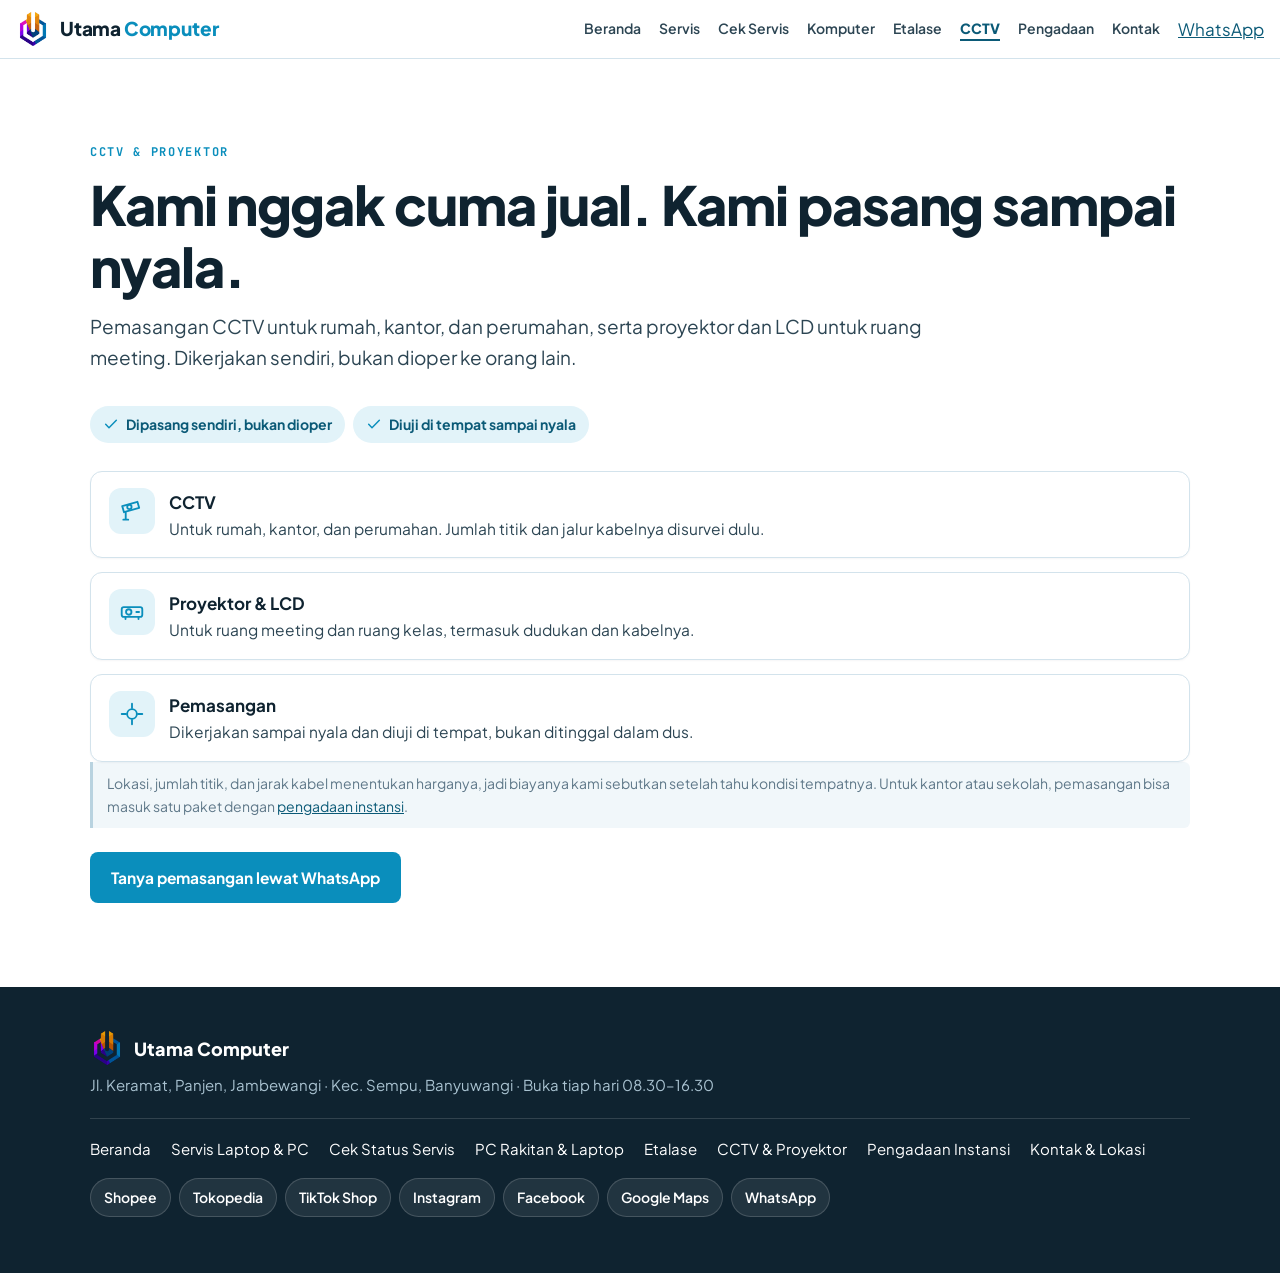
<file: cctv/index.html>
<!DOCTYPE html>
<html lang="id">
<head>
<meta charset="utf-8">
<meta name="viewport" content="width=device-width, initial-scale=1">
<title>Pemasangan CCTV &amp; Proyektor — Utama Computer Sempu, Banyuwangi</title>
<meta name="description" content="Pemasangan CCTV untuk rumah, kantor, dan perumahan, serta proyektor dan LCD ruang meeting di Sempu, Banyuwangi. Bukan cuma dijual, kami yang memasang sampai nyala.">
<link rel="canonical" href="https://utamacomputer.id/cctv/">
<meta property="og:type" content="website">
<meta property="og:site_name" content="Utama Computer">
<meta property="og:locale" content="id_ID">
<meta property="og:url" content="https://utamacomputer.id/cctv/">
<meta property="og:title" content="Pemasangan CCTV &amp; Proyektor — Utama Computer Sempu, Banyuwangi">
<meta property="og:description" content="Pemasangan CCTV untuk rumah, kantor, dan perumahan, serta proyektor dan LCD ruang meeting di Sempu, Banyuwangi. Bukan cuma dijual, kami yang memasang sampai nyala.">
<meta property="og:image" content="https://utamacomputer.id/img/plang-toko.jpg">
<meta property="og:image:alt" content="Plang Utama Computer di tepi Jl. Keramat, Panjen, Sempu">
<meta name="twitter:card" content="summary_large_image">
<link rel="icon" href="../img/favicon-32.png" sizes="32x32">
<link rel="apple-touch-icon" href="../img/apple-touch-icon.png">
<link rel="preconnect" href="https://fonts.googleapis.com">
<link rel="preconnect" href="https://fonts.gstatic.com" crossorigin>
<link rel="stylesheet" href="https://fonts.googleapis.com/css2?family=Plus+Jakarta+Sans:wght@400;600;700;800&family=JetBrains+Mono:wght@400;700&display=swap">
<meta name="theme-color" content="#0a8ebc">
<link rel="stylesheet" href="../style.css">
<script src="../app.js" defer></script>
</head>
<body>

<!-- ==== AWAL BLOK BERSAMA: HEADER ====================================
     Blok ini SAMA PERSIS di kedelapan halaman. Tidak ada langkah build,
     jadi kalau menu berubah, ubah di KEDELAPAN berkas ini:
       index.html, servis/, cek/, komputer/, etalase/, cctv/,
       pengadaan/, kontak/
     Yang berbeda antar halaman hanya satu: tautan halaman yang sedang
     dibuka memakai class="aktif" dan aria-current="page".
     Menu lipat di HP memakai checkbox, bukan JavaScript, supaya tetap
     bisa dibuka kalau skripnya gagal dimuat.
     ================================================================== -->
<a class="lewati" href="#isi">Lewati ke isi</a>
<header class="topbar">
  <a class="brand" href="../">
    <img src="../img/logo-mark.png" alt="" width="256" height="256" class="brand-mark">
    <span class="brand-text">Utama <span>Computer</span></span>
  </a>
  <input class="menu-sakelar" type="checkbox" id="menu-sakelar">
  <label class="menu-tombol" for="menu-sakelar">Menu</label>
  <div class="menu-isi">
    <nav class="topnav" aria-label="Menu utama">
      <a href="../">Beranda</a>
      <a href="../servis/">Servis</a>
      <a href="../cek/">Cek Servis</a>
      <a href="../komputer/">Komputer</a>
      <a href="../etalase/">Etalase</a>
      <a class="aktif" aria-current="page" href="../cctv/">CCTV</a>
      <a href="../pengadaan/">Pengadaan</a>
      <a href="../kontak/">Kontak</a>
    </nav>
    <a class="nav-wa" href="https://wa.me/6285143111146?text=Halo%20Utama%20Computer.%20saya%20dari%20Sosmed%20mau%20tanya%20produknya.%20Mohon%20dibantu%20ya" target="_blank" rel="noopener">WhatsApp</a>
  </div>
</header>
<!-- ==== AKHIR BLOK BERSAMA: HEADER ================================== -->

<main id="isi">

  <section class="band">
    <span class="label">CCTV &amp; proyektor</span>
    <h1>Kami nggak cuma jual. Kami pasang sampai nyala.</h1>
    <p class="lead">
      Pemasangan CCTV untuk rumah, kantor, dan perumahan, serta proyektor dan
      LCD untuk ruang meeting. Dikerjakan sendiri, bukan dioper ke orang lain.
    </p>
    <ul class="badge-baris">
      <li class="badge-fakta"><svg class="ikon" viewBox="0 0 24 24" aria-hidden="true"><path d="M4 12.5l5 5 11-11"/></svg> Dipasang sendiri, bukan dioper</li>
      <li class="badge-fakta"><svg class="ikon" viewBox="0 0 24 24" aria-hidden="true"><path d="M4 12.5l5 5 11-11"/></svg> Diuji di tempat sampai nyala</li>
    </ul>
    <ul class="poin-ikon">
      <li>
        <span class="ikon-kotak"><svg class="ikon" viewBox="0 0 24 24" aria-hidden="true"><path d="M3 7.5l14-4 1.6 5.6-14 4z"/><circle cx="9.6" cy="8.2" r="2"/><path d="M6.2 13.6V20M4 20h4.5"/></svg></span>
        <span><strong>CCTV</strong>Untuk rumah, kantor, dan perumahan. Jumlah titik dan jalur kabelnya disurvei dulu.</span>
      </li>
      <li>
        <span class="ikon-kotak"><svg class="ikon" viewBox="0 0 24 24" aria-hidden="true"><rect x="2.5" y="7.5" width="19" height="9" rx="2"/><circle cx="9" cy="12" r="2.5"/><path d="M16 12h2.5"/><path d="M6 16.5v2M18 16.5v2"/></svg></span>
        <span><strong>Proyektor &amp; LCD</strong>Untuk ruang meeting dan ruang kelas, termasuk dudukan dan kabelnya.</span>
      </li>
      <li>
        <span class="ikon-kotak"><svg class="ikon" viewBox="0 0 24 24" aria-hidden="true"><path d="M12 2.5v4M12 17.5v4M2.5 12h4M17.5 12h4"/><circle cx="12" cy="12" r="4.5"/></svg></span>
        <span><strong>Pemasangan</strong>Dikerjakan sampai nyala dan diuji di tempat, bukan ditinggal dalam dus.</span>
      </li>
    </ul>
    <p class="note">
      Lokasi, jumlah titik, dan jarak kabel menentukan harganya, jadi biayanya
      kami sebutkan setelah tahu kondisi tempatnya. Untuk kantor atau sekolah,
      pemasangan bisa masuk satu paket dengan
      <a href="../pengadaan/">pengadaan instansi</a>.
    </p>
    <p class="cta-row">
      <a class="btn btn-primary" href="https://wa.me/6285143111146?text=Halo%20Utama%20Computer%2C%20saya%20mau%20tanya%20CCTV%2FPROYEKTOR.%0ALokasi%20pemasangan%3A%20%0AKebutuhan%3A%20" target="_blank" rel="noopener">Tanya pemasangan lewat WhatsApp</a>
    </p>
  </section>
</main>

<!-- ==== AWAL BLOK BERSAMA: FOOTER ====================================
     Sama persis di kedelapan halaman. Lihat catatan di blok header.
     ================================================================== -->
<footer class="footer">
 <div class="footer-isi">
  <p class="brand-foot">
    <img src="../img/logo-mark.png" alt="" width="256" height="256" loading="lazy" class="brand-mark">
    Utama Computer
  </p>
  <p class="footer-alamat">Jl. Keramat, Panjen, Jambewangi &middot; Kec. Sempu, Banyuwangi &middot; <span data-teks="jam_buka">Buka tiap hari 08.30&ndash;16.30</span></p>

  <nav class="footer-nav" aria-label="Semua halaman">
    <a href="../">Beranda</a>
    <a href="../servis/">Servis Laptop &amp; PC</a>
    <a href="../cek/">Cek Status Servis</a>
    <a href="../komputer/">PC Rakitan &amp; Laptop</a>
    <a href="../etalase/">Etalase</a>
    <a href="../cctv/">CCTV &amp; Proyektor</a>
    <a href="../pengadaan/">Pengadaan Instansi</a>
    <a href="../kontak/">Kontak &amp; Lokasi</a>
  </nav>

  <ul class="marketplace marketplace-foot">
    <li><a href="https://shopee.co.id/utcomputer" target="_blank" rel="noopener">Shopee</a></li>
    <li><a href="https://tk.tokopedia.com/ZSaB3tubw/" target="_blank" rel="noopener">Tokopedia</a></li>
    <li><a href="https://vt.tiktok.com/ZSaB3gMnH/?page=Mall" target="_blank" rel="noopener">TikTok Shop</a></li>
    <li><a href="https://www.instagram.com/utamacomputersempu/" target="_blank" rel="noopener">Instagram</a></li>
    <li><a href="https://www.facebook.com/people/Utama-Computer-Sempu/61568482865484/" target="_blank" rel="noopener">Facebook</a></li>
    <li><a href="https://maps.google.com/?cid=14573424651252202756" target="_blank" rel="noopener">Google Maps</a></li>
    <li><a href="https://wa.me/6285143111146?text=Halo%20Utama%20Computer.%20saya%20dari%20Sosmed%20mau%20tanya%20produknya.%20Mohon%20dibantu%20ya" target="_blank" rel="noopener">WhatsApp</a></li>
  </ul>
 </div>
</footer>
<!-- ==== AKHIR BLOK BERSAMA: FOOTER ================================== -->

</body>
</html>
</file>
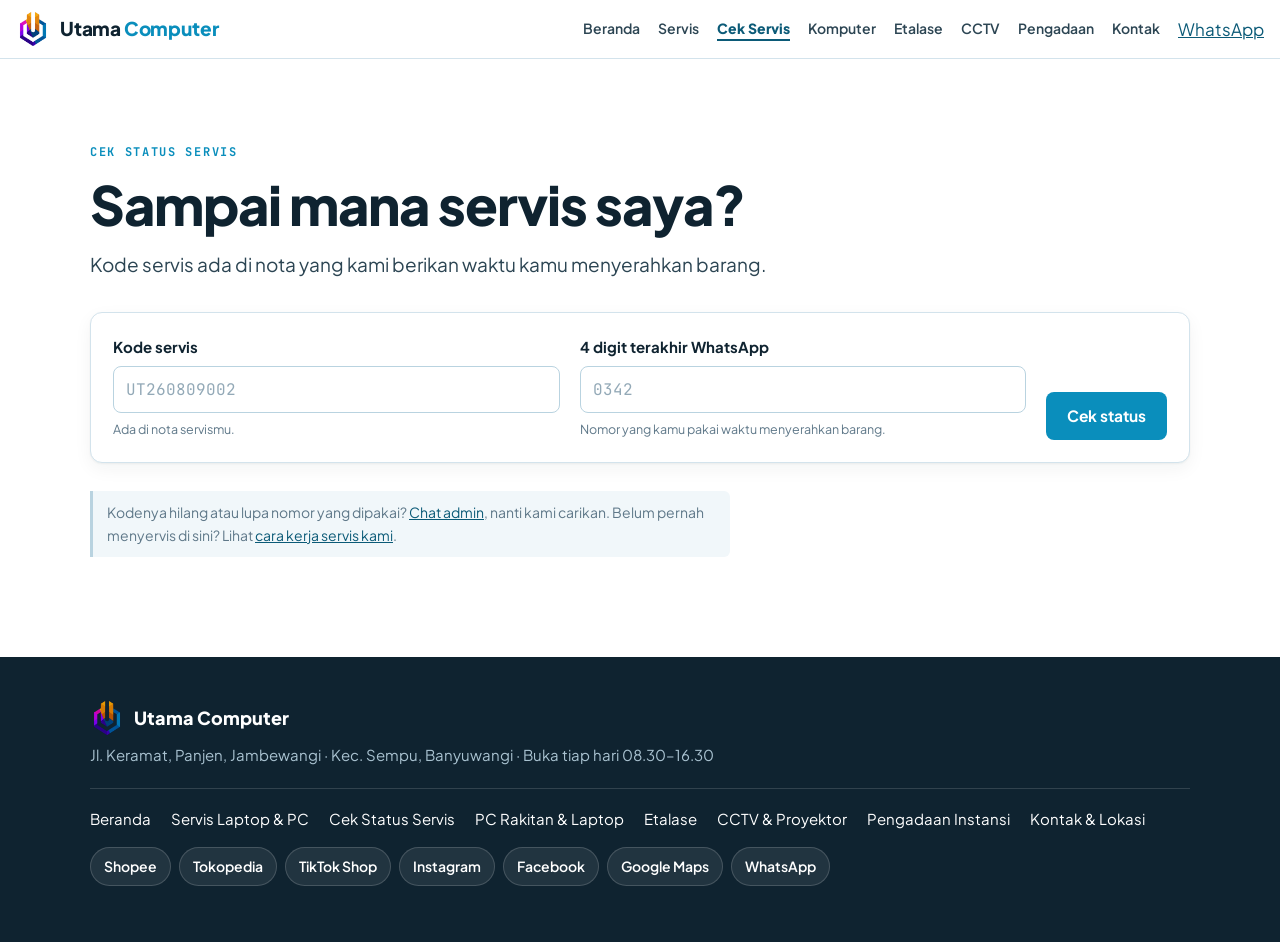
<file: cek/index.html>
<!DOCTYPE html>
<html lang="id">
<head>
<meta charset="utf-8">
<meta name="viewport" content="width=device-width, initial-scale=1">
<title>Cek Status Servis — Utama Computer Sempu, Banyuwangi</title>
<meta name="description" content="Lacak sendiri status servis laptop atau komputer kamu di Utama Computer Sempu. Masukkan kode servis dari nota dan 4 digit terakhir nomor WhatsApp.">
<link rel="canonical" href="https://utamacomputer.id/cek/">
<meta property="og:type" content="website">
<meta property="og:site_name" content="Utama Computer">
<meta property="og:locale" content="id_ID">
<meta property="og:url" content="https://utamacomputer.id/cek/">
<meta property="og:title" content="Cek Status Servis — Utama Computer Sempu, Banyuwangi">
<meta property="og:description" content="Lacak sendiri status servis laptop atau komputer kamu di Utama Computer Sempu. Masukkan kode servis dari nota dan 4 digit terakhir nomor WhatsApp.">
<meta property="og:image" content="https://utamacomputer.id/img/plang-toko.jpg">
<meta property="og:image:alt" content="Plang Utama Computer di tepi Jl. Keramat, Panjen, Sempu">
<meta name="twitter:card" content="summary_large_image">
<link rel="icon" href="../img/favicon-32.png" sizes="32x32">
<link rel="apple-touch-icon" href="../img/apple-touch-icon.png">
<link rel="preconnect" href="https://fonts.googleapis.com">
<link rel="preconnect" href="https://fonts.gstatic.com" crossorigin>
<link rel="stylesheet" href="https://fonts.googleapis.com/css2?family=Plus+Jakarta+Sans:wght@400;600;700;800&family=JetBrains+Mono:wght@400;700&display=swap">
<meta name="theme-color" content="#0a8ebc">
<link rel="stylesheet" href="../style.css">
<script src="../app.js" defer></script>
</head>
<body>

<!-- ==== AWAL BLOK BERSAMA: HEADER ====================================
     Blok ini SAMA PERSIS di kedelapan halaman. Tidak ada langkah build,
     jadi kalau menu berubah, ubah di KEDELAPAN berkas ini:
       index.html, servis/, cek/, komputer/, etalase/, cctv/,
       pengadaan/, kontak/
     Yang berbeda antar halaman hanya satu: tautan halaman yang sedang
     dibuka memakai class="aktif" dan aria-current="page".
     Menu lipat di HP memakai checkbox, bukan JavaScript, supaya tetap
     bisa dibuka kalau skripnya gagal dimuat.
     ================================================================== -->
<a class="lewati" href="#isi">Lewati ke isi</a>
<header class="topbar">
  <a class="brand" href="../">
    <img src="../img/logo-mark.png" alt="" width="256" height="256" class="brand-mark">
    <span class="brand-text">Utama <span>Computer</span></span>
  </a>
  <input class="menu-sakelar" type="checkbox" id="menu-sakelar">
  <label class="menu-tombol" for="menu-sakelar">Menu</label>
  <div class="menu-isi">
    <nav class="topnav" aria-label="Menu utama">
      <a href="../">Beranda</a>
      <a href="../servis/">Servis</a>
      <a class="aktif" aria-current="page" href="../cek/">Cek Servis</a>
      <a href="../komputer/">Komputer</a>
      <a href="../etalase/">Etalase</a>
      <a href="../cctv/">CCTV</a>
      <a href="../pengadaan/">Pengadaan</a>
      <a href="../kontak/">Kontak</a>
    </nav>
    <a class="nav-wa" href="https://wa.me/6285143111146?text=Halo%20Utama%20Computer.%20saya%20dari%20Sosmed%20mau%20tanya%20produknya.%20Mohon%20dibantu%20ya" target="_blank" rel="noopener">WhatsApp</a>
  </div>
</header>
<!-- ==== AKHIR BLOK BERSAMA: HEADER ================================== -->

<main id="isi">

  <section class="band band-cek">
    <span class="label">Cek status servis</span>
    <h1>Sampai mana servis saya?</h1>
    <p class="lead">
      Kode servis ada di nota yang kami berikan waktu kamu menyerahkan barang.
    </p>

    <form id="form-servis" class="servis-form" novalidate>
      <div class="isian">
        <label for="srv">Kode servis</label>
        <input id="srv" name="srv" type="text" inputmode="latin" autocomplete="off"
               placeholder="UT260809002" maxlength="20" spellcheck="false">
        <small>Ada di nota servismu.</small>
      </div>
      <div class="isian">
        <label for="wa">4 digit terakhir WhatsApp</label>
        <input id="wa" name="wa" type="text" inputmode="numeric" autocomplete="off"
               placeholder="0342" maxlength="4" pattern="[0-9]{4}">
        <small>Nomor yang kamu pakai waktu menyerahkan barang.</small>
      </div>
      <button type="submit" class="btn btn-primary">Cek status</button>
    </form>

    <div id="servis-hasil" class="servis-wadah" aria-live="polite"></div>

    <p class="note">
      Kodenya hilang atau lupa nomor yang dipakai?
      <a href="https://wa.me/6285143111146?text=Halo%20Utama%20Computer.%20saya%20dari%20Sosmed%20mau%20tanya%20produknya.%20Mohon%20dibantu%20ya" target="_blank" rel="noopener">Chat admin</a>, nanti kami carikan.
      Belum pernah menyervis di sini? Lihat <a href="../servis/">cara kerja servis kami</a>.
    </p>
  </section>
</main>

<!-- ==== AWAL BLOK BERSAMA: FOOTER ====================================
     Sama persis di kedelapan halaman. Lihat catatan di blok header.
     ================================================================== -->
<footer class="footer">
 <div class="footer-isi">
  <p class="brand-foot">
    <img src="../img/logo-mark.png" alt="" width="256" height="256" loading="lazy" class="brand-mark">
    Utama Computer
  </p>
  <p class="footer-alamat">Jl. Keramat, Panjen, Jambewangi &middot; Kec. Sempu, Banyuwangi &middot; <span data-teks="jam_buka">Buka tiap hari 08.30&ndash;16.30</span></p>

  <nav class="footer-nav" aria-label="Semua halaman">
    <a href="../">Beranda</a>
    <a href="../servis/">Servis Laptop &amp; PC</a>
    <a href="../cek/">Cek Status Servis</a>
    <a href="../komputer/">PC Rakitan &amp; Laptop</a>
    <a href="../etalase/">Etalase</a>
    <a href="../cctv/">CCTV &amp; Proyektor</a>
    <a href="../pengadaan/">Pengadaan Instansi</a>
    <a href="../kontak/">Kontak &amp; Lokasi</a>
  </nav>

  <ul class="marketplace marketplace-foot">
    <li><a href="https://shopee.co.id/utcomputer" target="_blank" rel="noopener">Shopee</a></li>
    <li><a href="https://tk.tokopedia.com/ZSaB3tubw/" target="_blank" rel="noopener">Tokopedia</a></li>
    <li><a href="https://vt.tiktok.com/ZSaB3gMnH/?page=Mall" target="_blank" rel="noopener">TikTok Shop</a></li>
    <li><a href="https://www.instagram.com/utamacomputersempu/" target="_blank" rel="noopener">Instagram</a></li>
    <li><a href="https://www.facebook.com/people/Utama-Computer-Sempu/61568482865484/" target="_blank" rel="noopener">Facebook</a></li>
    <li><a href="https://maps.google.com/?cid=14573424651252202756" target="_blank" rel="noopener">Google Maps</a></li>
    <li><a href="https://wa.me/6285143111146?text=Halo%20Utama%20Computer.%20saya%20dari%20Sosmed%20mau%20tanya%20produknya.%20Mohon%20dibantu%20ya" target="_blank" rel="noopener">WhatsApp</a></li>
  </ul>
 </div>
</footer>
<!-- ==== AKHIR BLOK BERSAMA: FOOTER ================================== -->

</body>
</html>
</file>
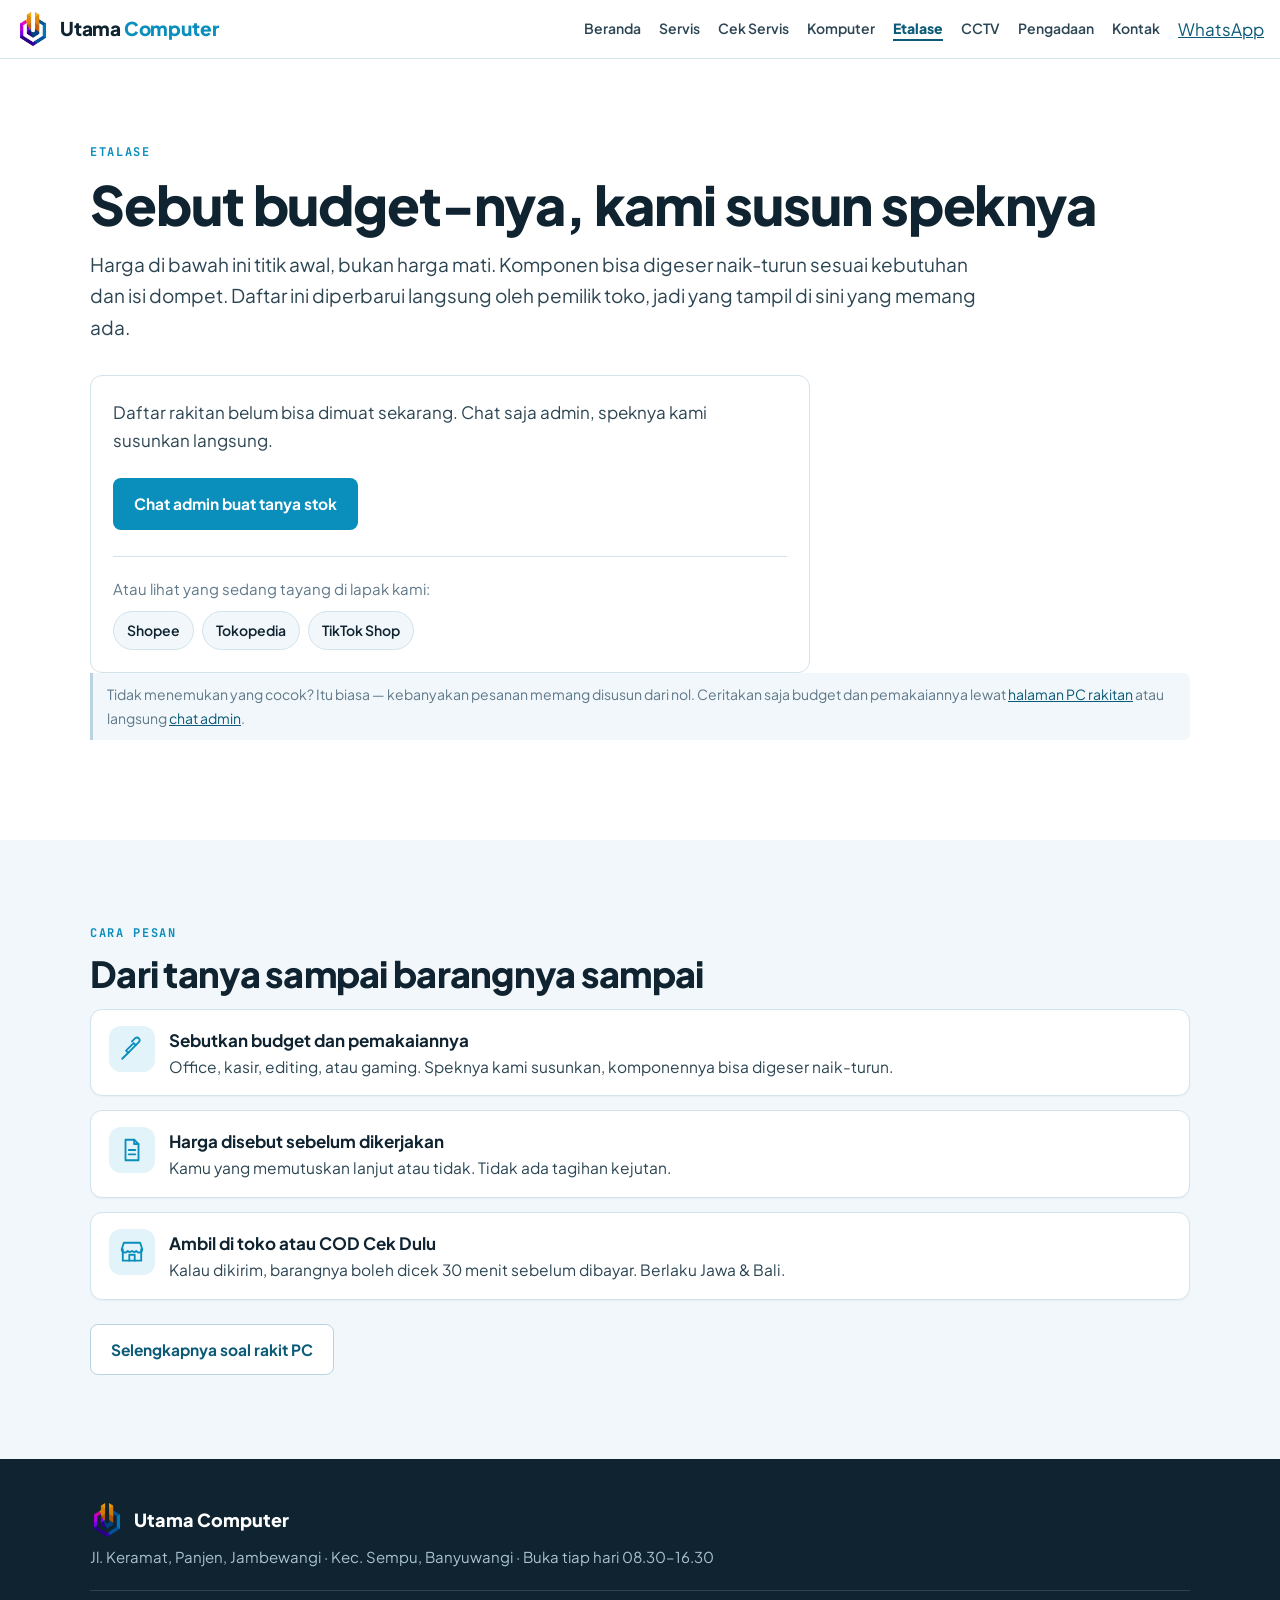
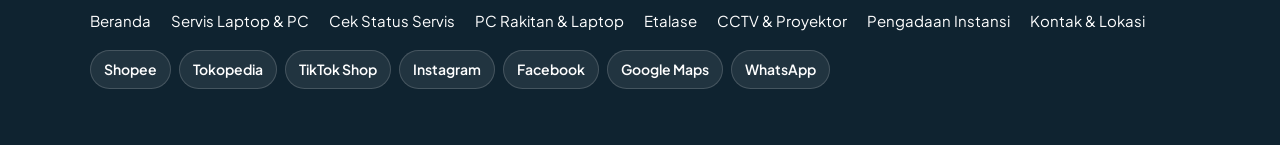
<file: etalase/index.html>
<!DOCTYPE html>
<html lang="id">
<head>
<meta charset="utf-8">
<meta name="viewport" content="width=device-width, initial-scale=1">
<title>Etalase PC Rakitan &amp; Laptop — Utama Computer Sempu, Banyuwangi</title>
<meta name="description" content="Daftar PC rakitan, laptop, dan sparepart yang sedang tersedia di Utama Computer Sempu, Banyuwangi. Harga di sini titik awal, speknya bisa digeser sesuai kebutuhan.">
<link rel="canonical" href="https://utamacomputer.id/etalase/">
<meta property="og:type" content="website">
<meta property="og:site_name" content="Utama Computer">
<meta property="og:locale" content="id_ID">
<meta property="og:url" content="https://utamacomputer.id/etalase/">
<meta property="og:title" content="Etalase PC Rakitan &amp; Laptop — Utama Computer Sempu, Banyuwangi">
<meta property="og:description" content="Daftar PC rakitan, laptop, dan sparepart yang sedang tersedia di Utama Computer Sempu, Banyuwangi. Harga di sini titik awal, speknya bisa digeser sesuai kebutuhan.">
<meta property="og:image" content="https://utamacomputer.id/img/plang-toko.jpg">
<meta property="og:image:alt" content="Plang Utama Computer di tepi Jl. Keramat, Panjen, Sempu">
<meta name="twitter:card" content="summary_large_image">
<link rel="icon" href="../img/favicon-32.png" sizes="32x32">
<link rel="apple-touch-icon" href="../img/apple-touch-icon.png">
<link rel="preconnect" href="https://fonts.googleapis.com">
<link rel="preconnect" href="https://fonts.gstatic.com" crossorigin>
<link rel="stylesheet" href="https://fonts.googleapis.com/css2?family=Plus+Jakarta+Sans:wght@400;600;700;800&family=JetBrains+Mono:wght@400;700&display=swap">
<meta name="theme-color" content="#0a8ebc">
<link rel="stylesheet" href="../style.css">
<script src="../app.js" defer></script>
</head>
<body>

<!-- ==== AWAL BLOK BERSAMA: HEADER ====================================
     Blok ini SAMA PERSIS di kedelapan halaman. Tidak ada langkah build,
     jadi kalau menu berubah, ubah di KEDELAPAN berkas ini:
       index.html, servis/, cek/, komputer/, etalase/, cctv/,
       pengadaan/, kontak/
     Yang berbeda antar halaman hanya satu: tautan halaman yang sedang
     dibuka memakai class="aktif" dan aria-current="page".
     Menu lipat di HP memakai checkbox, bukan JavaScript, supaya tetap
     bisa dibuka kalau skripnya gagal dimuat.
     ================================================================== -->
<a class="lewati" href="#isi">Lewati ke isi</a>
<header class="topbar">
  <a class="brand" href="../">
    <img src="../img/logo-mark.png" alt="" width="256" height="256" class="brand-mark">
    <span class="brand-text">Utama <span>Computer</span></span>
  </a>
  <input class="menu-sakelar" type="checkbox" id="menu-sakelar">
  <label class="menu-tombol" for="menu-sakelar">Menu</label>
  <div class="menu-isi">
    <nav class="topnav" aria-label="Menu utama">
      <a href="../">Beranda</a>
      <a href="../servis/">Servis</a>
      <a href="../cek/">Cek Servis</a>
      <a href="../komputer/">Komputer</a>
      <a class="aktif" aria-current="page" href="../etalase/">Etalase</a>
      <a href="../cctv/">CCTV</a>
      <a href="../pengadaan/">Pengadaan</a>
      <a href="../kontak/">Kontak</a>
    </nav>
    <a class="nav-wa" href="https://wa.me/6285143111146?text=Halo%20Utama%20Computer.%20saya%20dari%20Sosmed%20mau%20tanya%20produknya.%20Mohon%20dibantu%20ya" target="_blank" rel="noopener">WhatsApp</a>
  </div>
</header>
<!-- ==== AKHIR BLOK BERSAMA: HEADER ================================== -->

<main id="isi">

  <section class="band">
    <span class="label">Etalase</span>
    <h1>Sebut budget-nya, kami susun speknya</h1>
    <p class="lead">
      Harga di bawah ini titik awal, bukan harga mati. Komponen bisa digeser
      naik-turun sesuai kebutuhan dan isi dompet. Daftar ini diperbarui
      langsung oleh pemilik toko, jadi yang tampil di sini yang memang ada.
    </p>
    <div id="etalase-isi" class="etalase-isi">
      <p class="etalase-memuat">Memuat daftar rakitan&hellip;</p>
    </div>
    <p class="note">
      Tidak menemukan yang cocok? Itu biasa &mdash; kebanyakan pesanan memang disusun
      dari nol. Ceritakan saja budget dan pemakaiannya lewat
      <a href="../komputer/">halaman PC rakitan</a> atau langsung
      <a href="https://wa.me/6285143111146?text=Halo%20Utama%20Computer.%20saya%20dari%20Sosmed%20mau%20tanya%20produknya.%20Mohon%20dibantu%20ya" target="_blank" rel="noopener">chat admin</a>.
    </p>
  </section>

  <section class="band">
    <span class="label">Cara pesan</span>
    <h2>Dari tanya sampai barangnya sampai</h2>
    <ul class="poin-ikon">
      <li>
        <span class="ikon-kotak"><svg class="ikon" viewBox="0 0 24 24" aria-hidden="true"><path d="M3 21l6-6"/><path d="M8.5 15.5l-2-2 7-7 2 2z"/><path d="M15.5 8.5l3-3a2.5 2.5 0 0 0-3.5-3.5l-3 3"/></svg></span>
        <span><strong>Sebutkan budget dan pemakaiannya</strong>Office, kasir, editing, atau gaming. Speknya kami susunkan, komponennya bisa digeser naik-turun.</span>
      </li>
      <li>
        <span class="ikon-kotak"><svg class="ikon" viewBox="0 0 24 24" aria-hidden="true"><path d="M6 2.5h8l4 4v15H6z"/><path d="M14 2.5v4h4"/><path d="M9 12h6M9 16h6"/></svg></span>
        <span><strong>Harga disebut sebelum dikerjakan</strong>Kamu yang memutuskan lanjut atau tidak. Tidak ada tagihan kejutan.</span>
      </li>
      <li>
        <span class="ikon-kotak"><svg class="ikon" viewBox="0 0 24 24" aria-hidden="true"><path d="M3.5 9.5V20h17V9.5"/><path d="M2.5 9.5l2-6h15l2 6a3 3 0 0 1-5.5 1.6A3 3 0 0 1 12 11a3 3 0 0 1-4 .1A3 3 0 0 1 2.5 9.5z"/><path d="M9.5 20v-5.5h5V20"/></svg></span>
        <span><strong>Ambil di toko atau COD Cek Dulu</strong>Kalau dikirim, barangnya boleh dicek 30 menit sebelum dibayar. Berlaku Jawa &amp; Bali.</span>
      </li>
    </ul>
    <p class="cta-row">
      <a class="btn btn-ghost" href="../komputer/">Selengkapnya soal rakit PC</a>
    </p>
  </section>
</main>

<!-- ==== AWAL BLOK BERSAMA: FOOTER ====================================
     Sama persis di kedelapan halaman. Lihat catatan di blok header.
     ================================================================== -->
<footer class="footer">
 <div class="footer-isi">
  <p class="brand-foot">
    <img src="../img/logo-mark.png" alt="" width="256" height="256" loading="lazy" class="brand-mark">
    Utama Computer
  </p>
  <p class="footer-alamat">Jl. Keramat, Panjen, Jambewangi &middot; Kec. Sempu, Banyuwangi &middot; <span data-teks="jam_buka">Buka tiap hari 08.30&ndash;16.30</span></p>

  <nav class="footer-nav" aria-label="Semua halaman">
    <a href="../">Beranda</a>
    <a href="../servis/">Servis Laptop &amp; PC</a>
    <a href="../cek/">Cek Status Servis</a>
    <a href="../komputer/">PC Rakitan &amp; Laptop</a>
    <a href="../etalase/">Etalase</a>
    <a href="../cctv/">CCTV &amp; Proyektor</a>
    <a href="../pengadaan/">Pengadaan Instansi</a>
    <a href="../kontak/">Kontak &amp; Lokasi</a>
  </nav>

  <ul class="marketplace marketplace-foot">
    <li><a href="https://shopee.co.id/utcomputer" target="_blank" rel="noopener">Shopee</a></li>
    <li><a href="https://tk.tokopedia.com/ZSaB3tubw/" target="_blank" rel="noopener">Tokopedia</a></li>
    <li><a href="https://vt.tiktok.com/ZSaB3gMnH/?page=Mall" target="_blank" rel="noopener">TikTok Shop</a></li>
    <li><a href="https://www.instagram.com/utamacomputersempu/" target="_blank" rel="noopener">Instagram</a></li>
    <li><a href="https://www.facebook.com/people/Utama-Computer-Sempu/61568482865484/" target="_blank" rel="noopener">Facebook</a></li>
    <li><a href="https://maps.google.com/?cid=14573424651252202756" target="_blank" rel="noopener">Google Maps</a></li>
    <li><a href="https://wa.me/6285143111146?text=Halo%20Utama%20Computer.%20saya%20dari%20Sosmed%20mau%20tanya%20produknya.%20Mohon%20dibantu%20ya" target="_blank" rel="noopener">WhatsApp</a></li>
  </ul>
 </div>
</footer>
<!-- ==== AKHIR BLOK BERSAMA: FOOTER ================================== -->

</body>
</html>
</file>
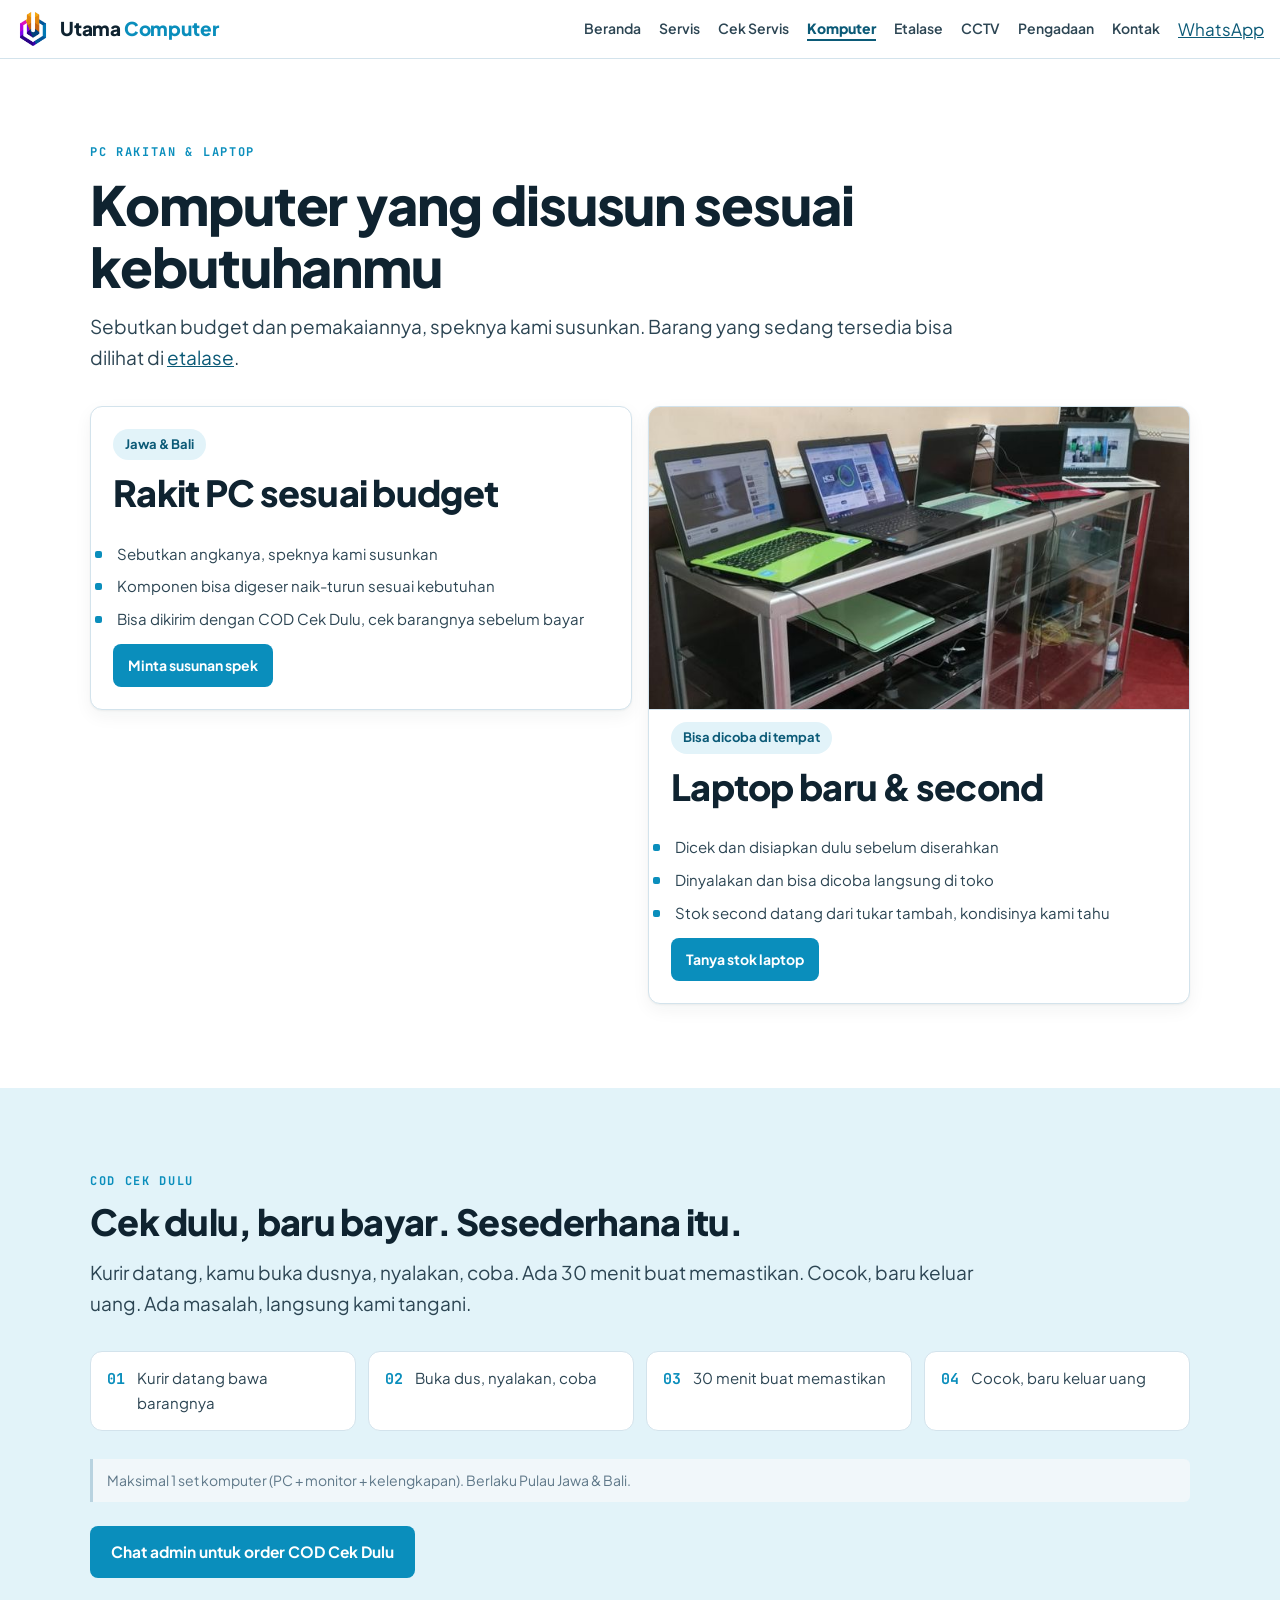
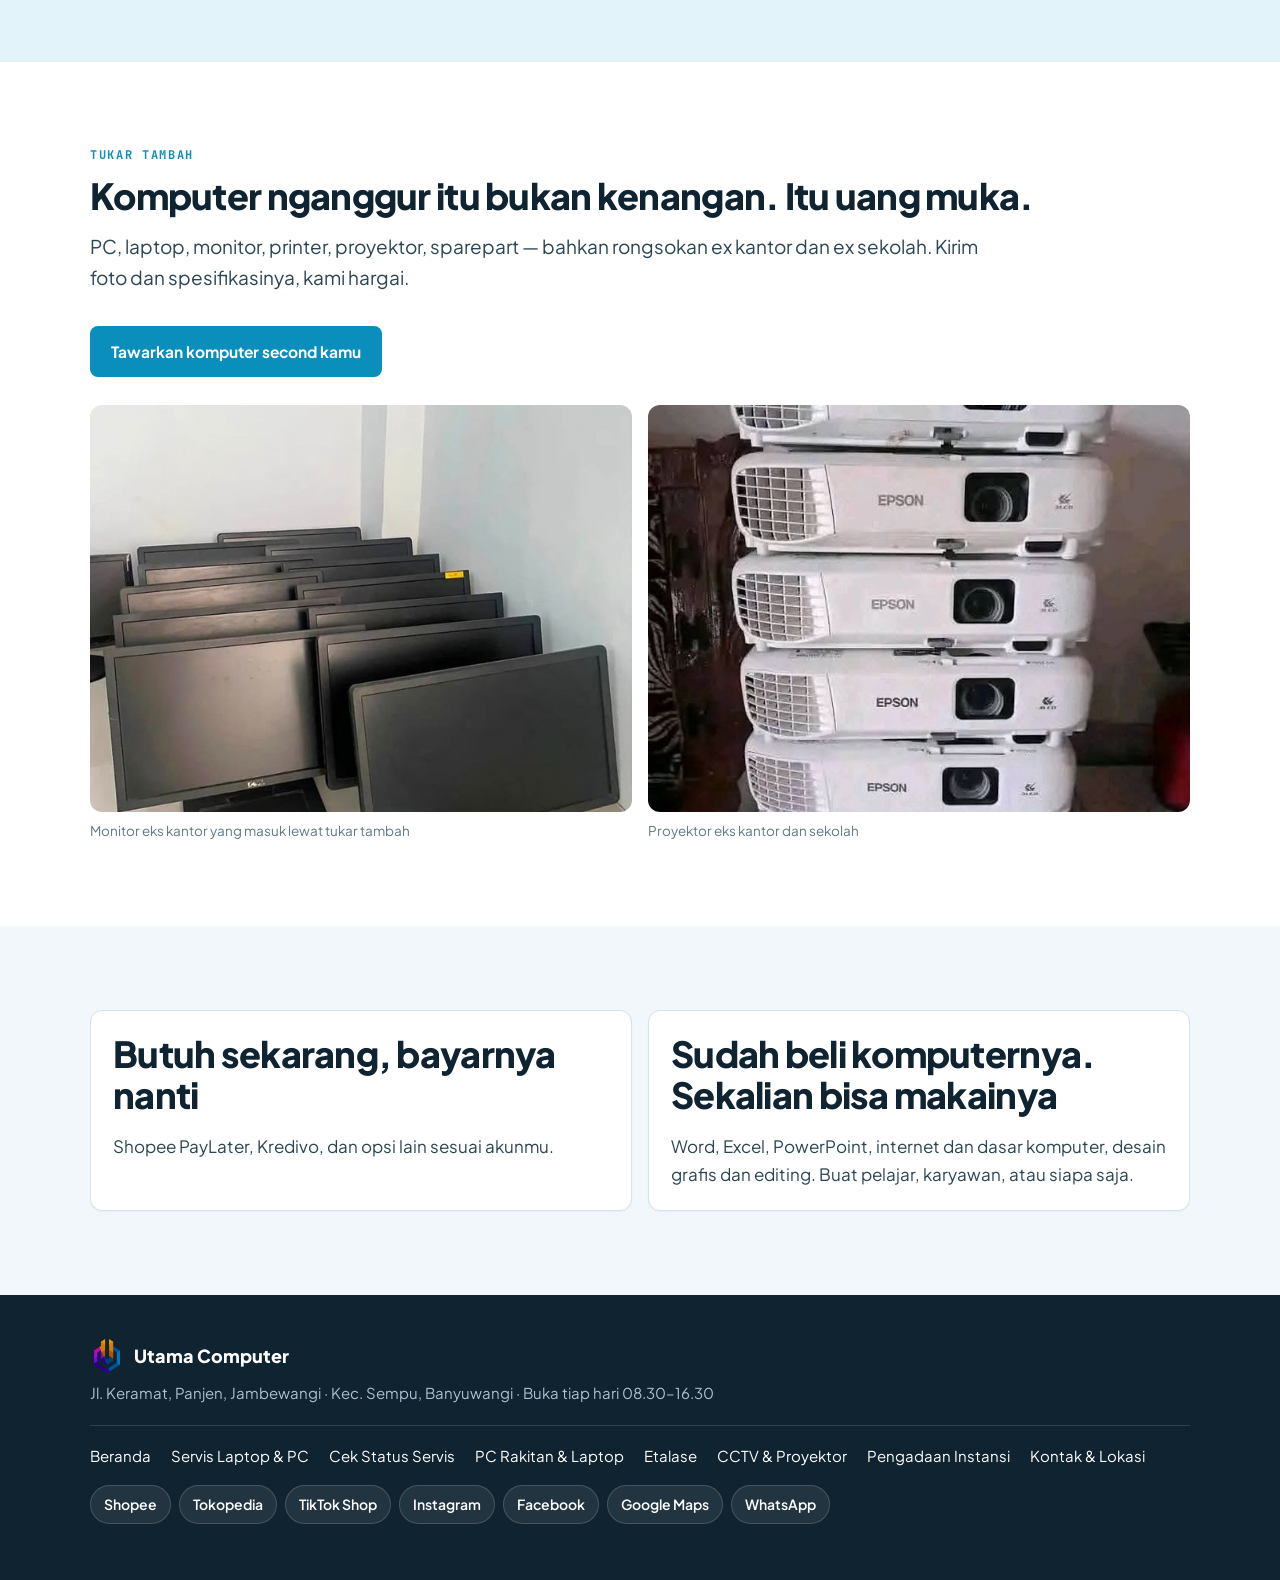
<file: komputer/index.html>
<!DOCTYPE html>
<html lang="id">
<head>
<meta charset="utf-8">
<meta name="viewport" content="width=device-width, initial-scale=1">
<title>PC Rakitan, Laptop Baru &amp; Second — Utama Computer Sempu, Banyuwangi</title>
<meta name="description" content="Rakit PC sesuai budget, laptop baru dan second yang dicek dulu, serta tukar tambah komputer lama. COD Cek Dulu se-Jawa &amp; Bali dari Sempu, Banyuwangi.">
<link rel="canonical" href="https://utamacomputer.id/komputer/">
<meta property="og:type" content="website">
<meta property="og:site_name" content="Utama Computer">
<meta property="og:locale" content="id_ID">
<meta property="og:url" content="https://utamacomputer.id/komputer/">
<meta property="og:title" content="PC Rakitan, Laptop Baru &amp; Second — Utama Computer Sempu, Banyuwangi">
<meta property="og:description" content="Rakit PC sesuai budget, laptop baru dan second yang dicek dulu, serta tukar tambah komputer lama. COD Cek Dulu se-Jawa &amp; Bali dari Sempu, Banyuwangi.">
<meta property="og:image" content="https://utamacomputer.id/img/plang-toko.jpg">
<meta property="og:image:alt" content="Plang Utama Computer di tepi Jl. Keramat, Panjen, Sempu">
<meta name="twitter:card" content="summary_large_image">
<link rel="icon" href="../img/favicon-32.png" sizes="32x32">
<link rel="apple-touch-icon" href="../img/apple-touch-icon.png">
<link rel="preconnect" href="https://fonts.googleapis.com">
<link rel="preconnect" href="https://fonts.gstatic.com" crossorigin>
<link rel="stylesheet" href="https://fonts.googleapis.com/css2?family=Plus+Jakarta+Sans:wght@400;600;700;800&family=JetBrains+Mono:wght@400;700&display=swap">
<meta name="theme-color" content="#0a8ebc">
<link rel="stylesheet" href="../style.css">
<script src="../app.js" defer></script>
</head>
<body>

<!-- ==== AWAL BLOK BERSAMA: HEADER ====================================
     Blok ini SAMA PERSIS di kedelapan halaman. Tidak ada langkah build,
     jadi kalau menu berubah, ubah di KEDELAPAN berkas ini:
       index.html, servis/, cek/, komputer/, etalase/, cctv/,
       pengadaan/, kontak/
     Yang berbeda antar halaman hanya satu: tautan halaman yang sedang
     dibuka memakai class="aktif" dan aria-current="page".
     Menu lipat di HP memakai checkbox, bukan JavaScript, supaya tetap
     bisa dibuka kalau skripnya gagal dimuat.
     ================================================================== -->
<a class="lewati" href="#isi">Lewati ke isi</a>
<header class="topbar">
  <a class="brand" href="../">
    <img src="../img/logo-mark.png" alt="" width="256" height="256" class="brand-mark">
    <span class="brand-text">Utama <span>Computer</span></span>
  </a>
  <input class="menu-sakelar" type="checkbox" id="menu-sakelar">
  <label class="menu-tombol" for="menu-sakelar">Menu</label>
  <div class="menu-isi">
    <nav class="topnav" aria-label="Menu utama">
      <a href="../">Beranda</a>
      <a href="../servis/">Servis</a>
      <a href="../cek/">Cek Servis</a>
      <a class="aktif" aria-current="page" href="../komputer/">Komputer</a>
      <a href="../etalase/">Etalase</a>
      <a href="../cctv/">CCTV</a>
      <a href="../pengadaan/">Pengadaan</a>
      <a href="../kontak/">Kontak</a>
    </nav>
    <a class="nav-wa" href="https://wa.me/6285143111146?text=Halo%20Utama%20Computer.%20saya%20dari%20Sosmed%20mau%20tanya%20produknya.%20Mohon%20dibantu%20ya" target="_blank" rel="noopener">WhatsApp</a>
  </div>
</header>
<!-- ==== AKHIR BLOK BERSAMA: HEADER ================================== -->

<main id="isi">

  <section class="band">
    <span class="label">PC rakitan &amp; laptop</span>
    <h1>Komputer yang disusun sesuai kebutuhanmu</h1>
    <p class="lead">
      Sebutkan budget dan pemakaiannya, speknya kami susunkan. Barang yang
      sedang tersedia bisa dilihat di <a href="../etalase/">etalase</a>.
    </p>

    <div class="layanan-grid">
      <article class="card layanan layanan-utama besar">
        <span class="pita">Jawa &amp; Bali</span>
        <h2>Rakit PC sesuai budget</h2>
        <ul class="poin">
          <li>Sebutkan angkanya, speknya kami susunkan</li>
          <li>Komponen bisa digeser naik-turun sesuai kebutuhan</li>
          <li>Bisa dikirim dengan COD Cek Dulu, cek barangnya sebelum bayar</li>
        </ul>
        <a class="btn btn-primary btn-kecil" target="_blank" rel="noopener"
           href="https://wa.me/6285143111146?text=Halo%20Utama%20Computer%2C%20saya%20mau%20RAKIT%20PC.%0ABudget%3A%20%0APemakaian%3A%20%28office%2Fgaming%2Fediting%2Fkasir%29">Minta susunan spek</a>
      </article>

      <article class="card layanan layanan-utama besar">
        <img class="layanan-foto" src="../img/laptop-second.jpg" alt="Deretan laptop second menyala di atas etalase kaca" width="675" height="900" loading="lazy">
        <span class="pita">Bisa dicoba di tempat</span>
        <h2>Laptop baru &amp; second</h2>
        <ul class="poin">
          <li>Dicek dan disiapkan dulu sebelum diserahkan</li>
          <li>Dinyalakan dan bisa dicoba langsung di toko</li>
          <li>Stok second datang dari tukar tambah, kondisinya kami tahu</li>
        </ul>
        <a class="btn btn-primary btn-kecil" target="_blank" rel="noopener"
           href="https://wa.me/6285143111146?text=Halo%20Utama%20Computer%2C%20saya%20mau%20tanya%20LAPTOP.%0AKebutuhan%3A%20%0ABudget%3A%20">Tanya stok laptop</a>
      </article>
    </div>
  </section>

  <section class="band band-accent">
   <div class="wrap">
    <span class="label">COD Cek Dulu</span>
    <h2>Cek dulu, baru bayar. Sesederhana itu.</h2>
    <p class="lead">
      Kurir datang, kamu buka dusnya, nyalakan, coba. Ada 30 menit buat memastikan.
      Cocok, baru keluar uang. Ada masalah, langsung kami tangani.
    </p>
    <ol class="cod-steps">
      <li><span class="num">01</span> Kurir datang bawa barangnya</li>
      <li><span class="num">02</span> Buka dus, nyalakan, coba</li>
      <li><span class="num">03</span> 30 menit buat memastikan</li>
      <li><span class="num">04</span> Cocok, baru keluar uang</li>
    </ol>
    <p class="note">Maksimal 1 set komputer (PC + monitor + kelengkapan). Berlaku Pulau Jawa &amp; Bali.</p>
    <p class="cta-row">
      <a class="btn btn-primary" href="https://wa.me/6285143111146?text=Halo%20Utama%20Computer.%20saya%20dari%20Sosmed%20mau%20tanya%20produknya.%20Mohon%20dibantu%20ya" target="_blank" rel="noopener">Chat admin untuk order COD Cek Dulu</a>
    </p>
   </div>
  </section>

  <section class="band">
    <span class="label">Tukar tambah</span>
    <h2>Komputer nganggur itu bukan kenangan. Itu uang muka.</h2>
    <p class="lead">
      PC, laptop, monitor, printer, proyektor, sparepart &mdash; bahkan rongsokan ex kantor
      dan ex sekolah. Kirim foto dan spesifikasinya, kami hargai.
    </p>
    <p class="cta-row">
      <a class="btn btn-primary" href="https://wa.me/6285143111146?text=Halo%20Utama%20Computer%2C%20saya%20mau%20TAWARKAN%20KOMPUTER%2FLAPTOP%20SECOND.%0AJenis%3A%20%28PC%2FLaptop%2FMonitor%2FPrinter%2FSparepart%29%0ASpesifikasi%3A%20%0AKondisi%3A%20%0ALokasi%3A%20%0A%0ASaya%20akan%20kirim%20foto%20ya." target="_blank" rel="noopener">Tawarkan komputer second kamu</a>
    </p>
    <div class="photos">
      <figure class="shot">
        <img class="photo" src="../img/monitor-second.jpg" alt="Tumpukan monitor Dell bekas kantor yang ditata di lantai" width="692" height="900" loading="lazy">
        <figcaption class="cap">Monitor eks kantor yang masuk lewat tukar tambah</figcaption>
      </figure>
      <figure class="shot">
        <img class="photo" src="../img/proyektor-second.jpg" alt="Enam proyektor Epson bekas ditumpuk" width="677" height="900" loading="lazy">
        <figcaption class="cap">Proyektor eks kantor dan sekolah</figcaption>
      </figure>
    </div>
  </section>

  <section class="band band-panel">
   <div class="wrap">
    <div class="grid grid-2">
      <article class="card">
        <h2>Butuh sekarang, bayarnya nanti</h2>
        <p>Shopee PayLater, Kredivo, dan opsi lain sesuai akunmu.</p>
      </article>
      <article class="card">
        <h2>Sudah beli komputernya. Sekalian bisa makainya</h2>
        <p>Word, Excel, PowerPoint, internet dan dasar komputer, desain grafis dan editing. Buat pelajar, karyawan, atau siapa saja.</p>
      </article>
    </div>
   </div>
  </section>
</main>

<!-- ==== AWAL BLOK BERSAMA: FOOTER ====================================
     Sama persis di kedelapan halaman. Lihat catatan di blok header.
     ================================================================== -->
<footer class="footer">
 <div class="footer-isi">
  <p class="brand-foot">
    <img src="../img/logo-mark.png" alt="" width="256" height="256" loading="lazy" class="brand-mark">
    Utama Computer
  </p>
  <p class="footer-alamat">Jl. Keramat, Panjen, Jambewangi &middot; Kec. Sempu, Banyuwangi &middot; <span data-teks="jam_buka">Buka tiap hari 08.30&ndash;16.30</span></p>

  <nav class="footer-nav" aria-label="Semua halaman">
    <a href="../">Beranda</a>
    <a href="../servis/">Servis Laptop &amp; PC</a>
    <a href="../cek/">Cek Status Servis</a>
    <a href="../komputer/">PC Rakitan &amp; Laptop</a>
    <a href="../etalase/">Etalase</a>
    <a href="../cctv/">CCTV &amp; Proyektor</a>
    <a href="../pengadaan/">Pengadaan Instansi</a>
    <a href="../kontak/">Kontak &amp; Lokasi</a>
  </nav>

  <ul class="marketplace marketplace-foot">
    <li><a href="https://shopee.co.id/utcomputer" target="_blank" rel="noopener">Shopee</a></li>
    <li><a href="https://tk.tokopedia.com/ZSaB3tubw/" target="_blank" rel="noopener">Tokopedia</a></li>
    <li><a href="https://vt.tiktok.com/ZSaB3gMnH/?page=Mall" target="_blank" rel="noopener">TikTok Shop</a></li>
    <li><a href="https://www.instagram.com/utamacomputersempu/" target="_blank" rel="noopener">Instagram</a></li>
    <li><a href="https://www.facebook.com/people/Utama-Computer-Sempu/61568482865484/" target="_blank" rel="noopener">Facebook</a></li>
    <li><a href="https://maps.google.com/?cid=14573424651252202756" target="_blank" rel="noopener">Google Maps</a></li>
    <li><a href="https://wa.me/6285143111146?text=Halo%20Utama%20Computer.%20saya%20dari%20Sosmed%20mau%20tanya%20produknya.%20Mohon%20dibantu%20ya" target="_blank" rel="noopener">WhatsApp</a></li>
  </ul>
 </div>
</footer>
<!-- ==== AKHIR BLOK BERSAMA: FOOTER ================================== -->

</body>
</html>
</file>
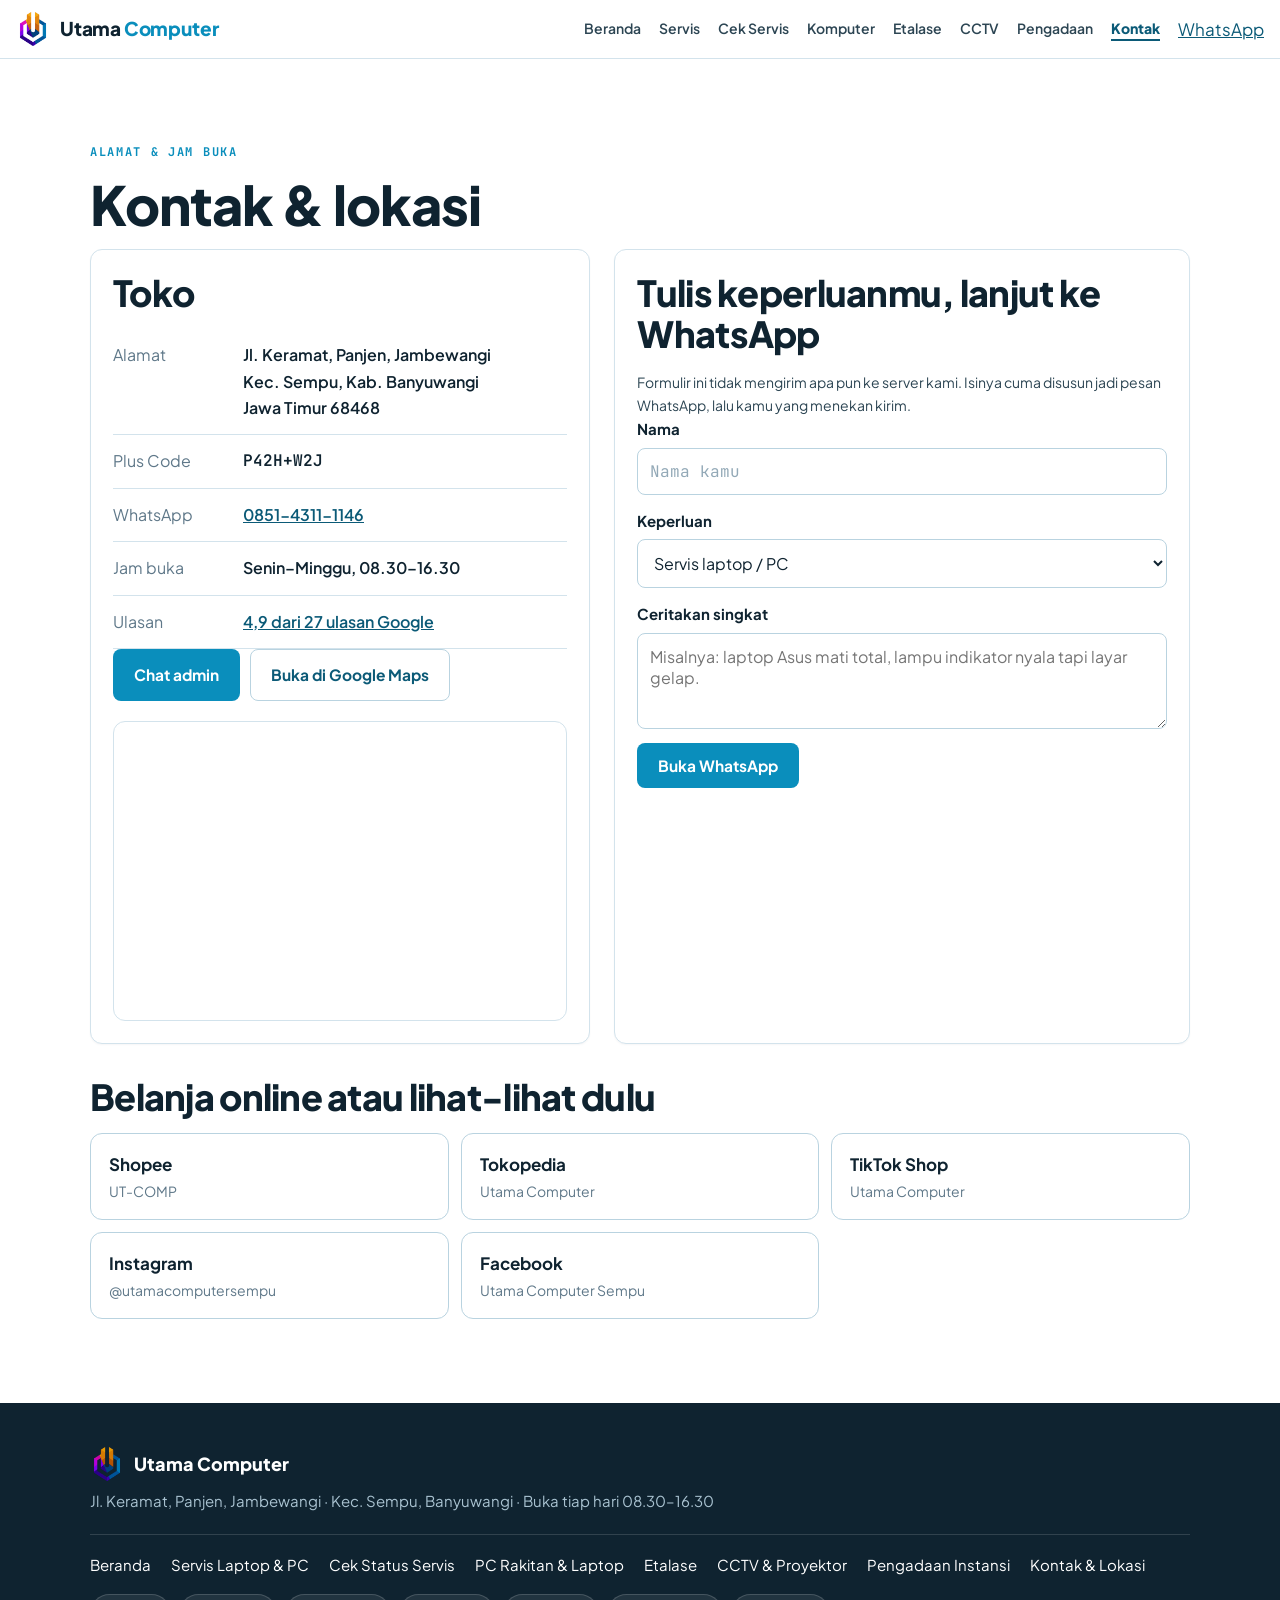
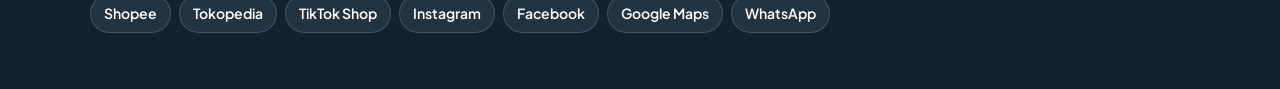
<file: kontak/index.html>
<!DOCTYPE html>
<html lang="id">
<head>
<meta charset="utf-8">
<meta name="viewport" content="width=device-width, initial-scale=1">
<title>Kontak &amp; Lokasi — Utama Computer Sempu, Banyuwangi</title>
<meta name="description" content="Alamat, nomor WhatsApp, jam buka, dan peta Utama Computer di Jl. Keramat, Panjen, Jambewangi, Kec. Sempu, Banyuwangi. Buka Senin sampai Minggu 08.30-16.30.">
<link rel="canonical" href="https://utamacomputer.id/kontak/">
<meta property="og:type" content="website">
<meta property="og:site_name" content="Utama Computer">
<meta property="og:locale" content="id_ID">
<meta property="og:url" content="https://utamacomputer.id/kontak/">
<meta property="og:title" content="Kontak &amp; Lokasi — Utama Computer Sempu, Banyuwangi">
<meta property="og:description" content="Alamat, nomor WhatsApp, jam buka, dan peta Utama Computer di Jl. Keramat, Panjen, Jambewangi, Kec. Sempu, Banyuwangi. Buka Senin sampai Minggu 08.30-16.30.">
<meta property="og:image" content="https://utamacomputer.id/img/plang-toko.jpg">
<meta property="og:image:alt" content="Plang Utama Computer di tepi Jl. Keramat, Panjen, Sempu">
<meta name="twitter:card" content="summary_large_image">
<link rel="icon" href="../img/favicon-32.png" sizes="32x32">
<link rel="apple-touch-icon" href="../img/apple-touch-icon.png">
<link rel="preconnect" href="https://fonts.googleapis.com">
<link rel="preconnect" href="https://fonts.gstatic.com" crossorigin>
<link rel="stylesheet" href="https://fonts.googleapis.com/css2?family=Plus+Jakarta+Sans:wght@400;600;700;800&family=JetBrains+Mono:wght@400;700&display=swap">
<meta name="theme-color" content="#0a8ebc">
<link rel="stylesheet" href="../style.css">
<script src="../app.js" defer></script>
</head>
<body>

<!-- ==== AWAL BLOK BERSAMA: HEADER ====================================
     Blok ini SAMA PERSIS di kedelapan halaman. Tidak ada langkah build,
     jadi kalau menu berubah, ubah di KEDELAPAN berkas ini:
       index.html, servis/, cek/, komputer/, etalase/, cctv/,
       pengadaan/, kontak/
     Yang berbeda antar halaman hanya satu: tautan halaman yang sedang
     dibuka memakai class="aktif" dan aria-current="page".
     Menu lipat di HP memakai checkbox, bukan JavaScript, supaya tetap
     bisa dibuka kalau skripnya gagal dimuat.
     ================================================================== -->
<a class="lewati" href="#isi">Lewati ke isi</a>
<header class="topbar">
  <a class="brand" href="../">
    <img src="../img/logo-mark.png" alt="" width="256" height="256" class="brand-mark">
    <span class="brand-text">Utama <span>Computer</span></span>
  </a>
  <input class="menu-sakelar" type="checkbox" id="menu-sakelar">
  <label class="menu-tombol" for="menu-sakelar">Menu</label>
  <div class="menu-isi">
    <nav class="topnav" aria-label="Menu utama">
      <a href="../">Beranda</a>
      <a href="../servis/">Servis</a>
      <a href="../cek/">Cek Servis</a>
      <a href="../komputer/">Komputer</a>
      <a href="../etalase/">Etalase</a>
      <a href="../cctv/">CCTV</a>
      <a href="../pengadaan/">Pengadaan</a>
      <a class="aktif" aria-current="page" href="../kontak/">Kontak</a>
    </nav>
    <a class="nav-wa" href="https://wa.me/6285143111146?text=Halo%20Utama%20Computer.%20saya%20dari%20Sosmed%20mau%20tanya%20produknya.%20Mohon%20dibantu%20ya" target="_blank" rel="noopener">WhatsApp</a>
  </div>
</header>
<!-- ==== AKHIR BLOK BERSAMA: HEADER ================================== -->

<main id="isi">

  <section class="band">
    <span class="label">Alamat &amp; jam buka</span>
    <h1>Kontak &amp; lokasi</h1>
    <div class="kontak-grid">
      <article class="card">
        <h2>Toko</h2>
        <dl class="data-list">
          <div>
            <dt>Alamat</dt>
            <dd>Jl. Keramat, Panjen, Jambewangi<br>Kec. Sempu, Kab. Banyuwangi<br>Jawa Timur 68468</dd>
          </div>
          <div><dt>Plus Code</dt><dd class="mono">P42H+W2J</dd></div>
          <div><dt>WhatsApp</dt><dd><a href="tel:+6285143111146" data-teks="wa">0851-4311-1146</a></dd></div>
          <div><dt>Jam buka</dt><dd data-teks="jam_buka">Senin&ndash;Minggu, 08.30&ndash;16.30</dd></div>
          <div>
            <dt>Ulasan</dt>
            <dd><a href="https://maps.google.com/?cid=14573424651252202756" target="_blank" rel="noopener"><span data-teks="rating_angka">4,9</span> dari <span data-teks="rating_jumlah">27</span> ulasan Google</a></dd>
          </div>
        </dl>
        <p class="cta-row">
          <a class="btn btn-primary" href="https://wa.me/6285143111146?text=Halo%20Utama%20Computer.%20saya%20dari%20Sosmed%20mau%20tanya%20produknya.%20Mohon%20dibantu%20ya" target="_blank" rel="noopener">Chat admin</a>
          <a class="btn btn-ghost" href="https://maps.google.com/?cid=14573424651252202756" target="_blank" rel="noopener">Buka di Google Maps</a>
        </p>
        <iframe class="peta" title="Peta lokasi Utama Computer di Jl. Keramat, Panjen, Sempu"
                src="https://maps.google.com/maps?q=-8.2975433,114.1277941&amp;z=16&amp;output=embed"
                width="600" height="380" loading="lazy" referrerpolicy="no-referrer-when-downgrade"></iframe>
      </article>

      <article class="card">
        <h2>Tulis keperluanmu, lanjut ke WhatsApp</h2>
        <p class="kontak-catatan">
          Formulir ini tidak mengirim apa pun ke server kami. Isinya cuma disusun
          jadi pesan WhatsApp, lalu kamu yang menekan kirim.
        </p>
        <form id="form-wa" class="wa-form" novalidate>
          <div class="isian">
            <label for="wa-nama">Nama</label>
            <input id="wa-nama" name="nama" type="text" autocomplete="name" placeholder="Nama kamu">
          </div>
          <div class="isian">
            <label for="wa-topik">Keperluan</label>
            <select id="wa-topik" name="topik">
              <option>Servis laptop / PC</option>
              <option>Rakit PC</option>
              <option>Laptop baru / second</option>
              <option>Sparepart</option>
              <option>CCTV / proyektor</option>
              <option>Tukar tambah</option>
              <option>Pengadaan sekolah / instansi</option>
              <option>Pelatihan komputer</option>
              <option>Lainnya</option>
            </select>
          </div>
          <div class="isian">
            <label for="wa-pesan">Ceritakan singkat</label>
            <textarea id="wa-pesan" name="pesan" placeholder="Misalnya: laptop Asus mati total, lampu indikator nyala tapi layar gelap."></textarea>
          </div>
          <button type="submit" class="btn btn-primary">Buka WhatsApp</button>
          <p id="wa-galat" class="wa-galat" role="alert" hidden></p>
        </form>
      </article>
    </div>

    <div class="kanal">
      <h2>Belanja online atau lihat-lihat dulu</h2>
      <ul class="kanal-list">
        <li><a href="https://shopee.co.id/utcomputer" target="_blank" rel="noopener">
          <strong>Shopee</strong><span>UT-COMP</span></a></li>
        <li><a href="https://tk.tokopedia.com/ZSaB3tubw/" target="_blank" rel="noopener">
          <strong>Tokopedia</strong><span>Utama Computer</span></a></li>
        <li><a href="https://vt.tiktok.com/ZSaB3gMnH/?page=Mall" target="_blank" rel="noopener">
          <strong>TikTok Shop</strong><span>Utama Computer</span></a></li>
        <li><a href="https://www.instagram.com/utamacomputersempu/" target="_blank" rel="noopener">
          <strong>Instagram</strong><span>@utamacomputersempu</span></a></li>
        <li><a href="https://www.facebook.com/people/Utama-Computer-Sempu/61568482865484/" target="_blank" rel="noopener">
          <strong>Facebook</strong><span>Utama Computer Sempu</span></a></li>
      </ul>
    </div>
  </section>
</main>

<!-- ==== AWAL BLOK BERSAMA: FOOTER ====================================
     Sama persis di kedelapan halaman. Lihat catatan di blok header.
     ================================================================== -->
<footer class="footer">
 <div class="footer-isi">
  <p class="brand-foot">
    <img src="../img/logo-mark.png" alt="" width="256" height="256" loading="lazy" class="brand-mark">
    Utama Computer
  </p>
  <p class="footer-alamat">Jl. Keramat, Panjen, Jambewangi &middot; Kec. Sempu, Banyuwangi &middot; <span data-teks="jam_buka">Buka tiap hari 08.30&ndash;16.30</span></p>

  <nav class="footer-nav" aria-label="Semua halaman">
    <a href="../">Beranda</a>
    <a href="../servis/">Servis Laptop &amp; PC</a>
    <a href="../cek/">Cek Status Servis</a>
    <a href="../komputer/">PC Rakitan &amp; Laptop</a>
    <a href="../etalase/">Etalase</a>
    <a href="../cctv/">CCTV &amp; Proyektor</a>
    <a href="../pengadaan/">Pengadaan Instansi</a>
    <a href="../kontak/">Kontak &amp; Lokasi</a>
  </nav>

  <ul class="marketplace marketplace-foot">
    <li><a href="https://shopee.co.id/utcomputer" target="_blank" rel="noopener">Shopee</a></li>
    <li><a href="https://tk.tokopedia.com/ZSaB3tubw/" target="_blank" rel="noopener">Tokopedia</a></li>
    <li><a href="https://vt.tiktok.com/ZSaB3gMnH/?page=Mall" target="_blank" rel="noopener">TikTok Shop</a></li>
    <li><a href="https://www.instagram.com/utamacomputersempu/" target="_blank" rel="noopener">Instagram</a></li>
    <li><a href="https://www.facebook.com/people/Utama-Computer-Sempu/61568482865484/" target="_blank" rel="noopener">Facebook</a></li>
    <li><a href="https://maps.google.com/?cid=14573424651252202756" target="_blank" rel="noopener">Google Maps</a></li>
    <li><a href="https://wa.me/6285143111146?text=Halo%20Utama%20Computer.%20saya%20dari%20Sosmed%20mau%20tanya%20produknya.%20Mohon%20dibantu%20ya" target="_blank" rel="noopener">WhatsApp</a></li>
  </ul>
 </div>
</footer>
<!-- ==== AKHIR BLOK BERSAMA: FOOTER ================================== -->

</body>
</html>
</file>
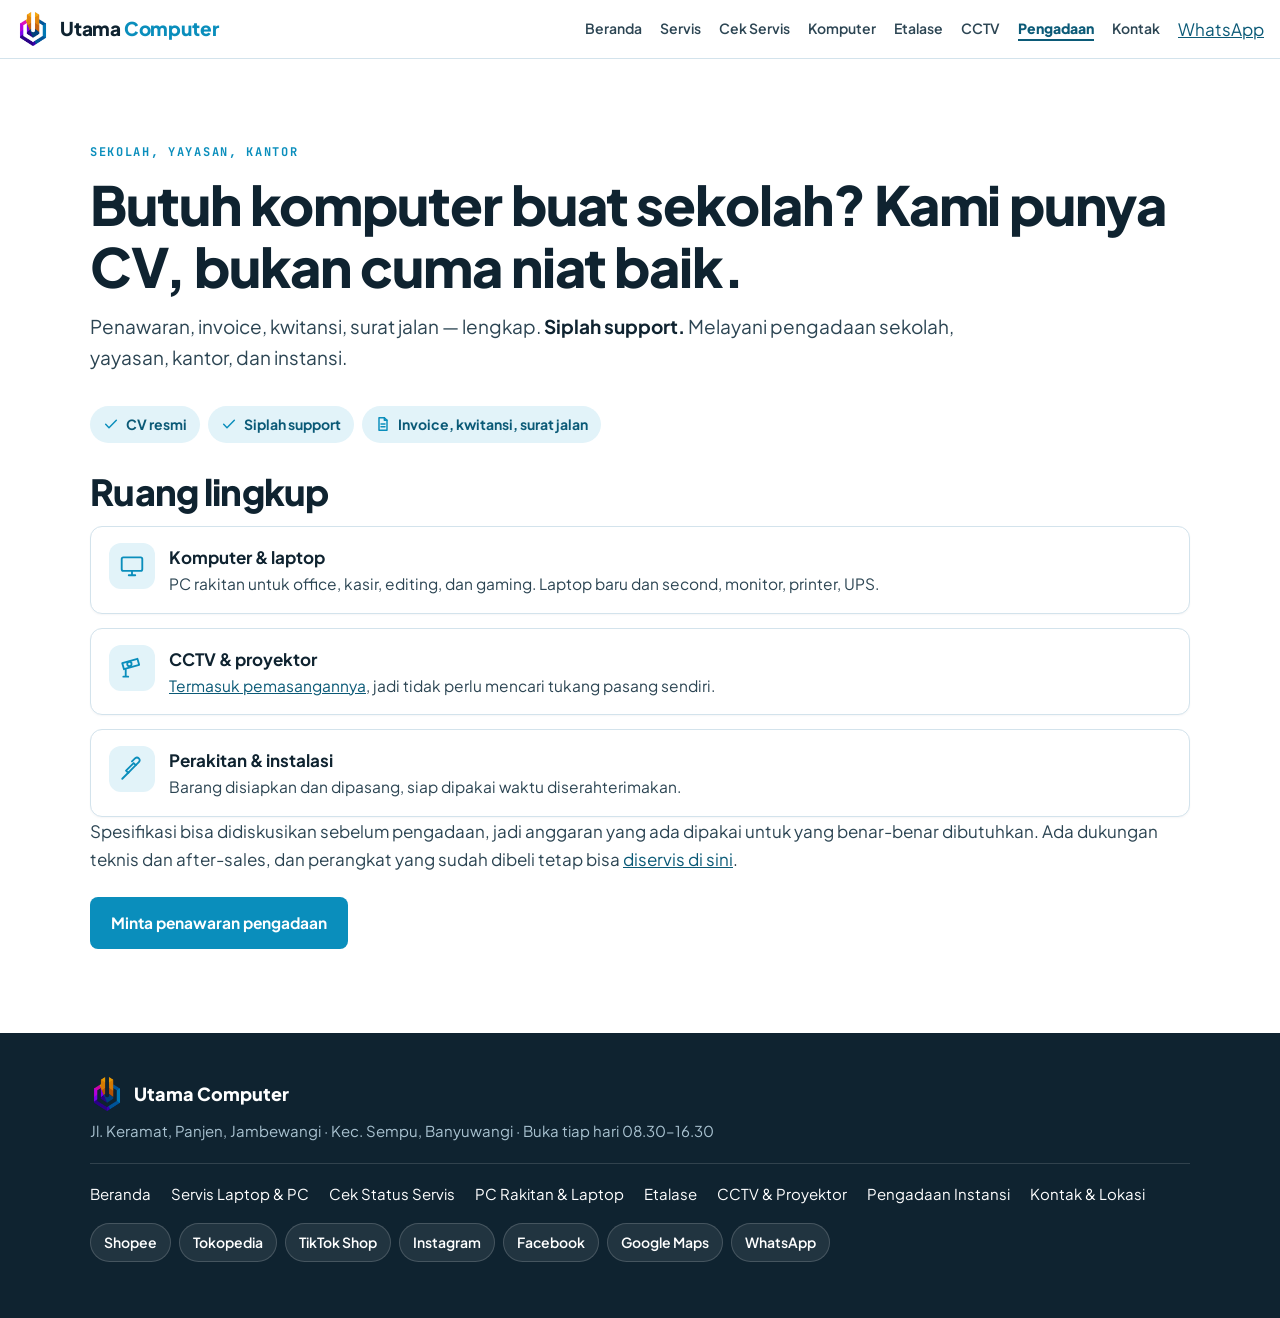
<file: pengadaan/index.html>
<!DOCTYPE html>
<html lang="id">
<head>
<meta charset="utf-8">
<meta name="viewport" content="width=device-width, initial-scale=1">
<title>Pengadaan Komputer Sekolah &amp; Instansi, CV + Siplah — Utama Computer</title>
<meta name="description" content="Pengadaan komputer untuk sekolah, yayasan, dan kantor di Banyuwangi. CV resmi, Siplah support, lengkap dengan penawaran, invoice, kwitansi, dan surat jalan.">
<link rel="canonical" href="https://utamacomputer.id/pengadaan/">
<meta property="og:type" content="website">
<meta property="og:site_name" content="Utama Computer">
<meta property="og:locale" content="id_ID">
<meta property="og:url" content="https://utamacomputer.id/pengadaan/">
<meta property="og:title" content="Pengadaan Komputer Sekolah &amp; Instansi, CV + Siplah — Utama Computer">
<meta property="og:description" content="Pengadaan komputer untuk sekolah, yayasan, dan kantor di Banyuwangi. CV resmi, Siplah support, lengkap dengan penawaran, invoice, kwitansi, dan surat jalan.">
<meta property="og:image" content="https://utamacomputer.id/img/plang-toko.jpg">
<meta property="og:image:alt" content="Plang Utama Computer di tepi Jl. Keramat, Panjen, Sempu">
<meta name="twitter:card" content="summary_large_image">
<link rel="icon" href="../img/favicon-32.png" sizes="32x32">
<link rel="apple-touch-icon" href="../img/apple-touch-icon.png">
<link rel="preconnect" href="https://fonts.googleapis.com">
<link rel="preconnect" href="https://fonts.gstatic.com" crossorigin>
<link rel="stylesheet" href="https://fonts.googleapis.com/css2?family=Plus+Jakarta+Sans:wght@400;600;700;800&family=JetBrains+Mono:wght@400;700&display=swap">
<meta name="theme-color" content="#0a8ebc">
<link rel="stylesheet" href="../style.css">
<script src="../app.js" defer></script>
</head>
<body>

<!-- ==== AWAL BLOK BERSAMA: HEADER ====================================
     Blok ini SAMA PERSIS di kedelapan halaman. Tidak ada langkah build,
     jadi kalau menu berubah, ubah di KEDELAPAN berkas ini:
       index.html, servis/, cek/, komputer/, etalase/, cctv/,
       pengadaan/, kontak/
     Yang berbeda antar halaman hanya satu: tautan halaman yang sedang
     dibuka memakai class="aktif" dan aria-current="page".
     Menu lipat di HP memakai checkbox, bukan JavaScript, supaya tetap
     bisa dibuka kalau skripnya gagal dimuat.
     ================================================================== -->
<a class="lewati" href="#isi">Lewati ke isi</a>
<header class="topbar">
  <a class="brand" href="../">
    <img src="../img/logo-mark.png" alt="" width="256" height="256" class="brand-mark">
    <span class="brand-text">Utama <span>Computer</span></span>
  </a>
  <input class="menu-sakelar" type="checkbox" id="menu-sakelar">
  <label class="menu-tombol" for="menu-sakelar">Menu</label>
  <div class="menu-isi">
    <nav class="topnav" aria-label="Menu utama">
      <a href="../">Beranda</a>
      <a href="../servis/">Servis</a>
      <a href="../cek/">Cek Servis</a>
      <a href="../komputer/">Komputer</a>
      <a href="../etalase/">Etalase</a>
      <a href="../cctv/">CCTV</a>
      <a class="aktif" aria-current="page" href="../pengadaan/">Pengadaan</a>
      <a href="../kontak/">Kontak</a>
    </nav>
    <a class="nav-wa" href="https://wa.me/6285143111146?text=Halo%20Utama%20Computer.%20saya%20dari%20Sosmed%20mau%20tanya%20produknya.%20Mohon%20dibantu%20ya" target="_blank" rel="noopener">WhatsApp</a>
  </div>
</header>
<!-- ==== AKHIR BLOK BERSAMA: HEADER ================================== -->

<main id="isi">

  <section class="band">
    <span class="label">Sekolah, yayasan, kantor</span>
    <h1>Butuh komputer buat sekolah? Kami punya CV, bukan cuma niat baik.</h1>
    <p class="lead">
      Penawaran, invoice, kwitansi, surat jalan &mdash; lengkap. <strong>Siplah support.</strong>
      Melayani pengadaan sekolah, yayasan, kantor, dan instansi.
    </p>

    <ul class="badge-baris">
      <li class="badge-fakta"><svg class="ikon" viewBox="0 0 24 24" aria-hidden="true"><path d="M4 12.5l5 5 11-11"/></svg> CV resmi</li>
      <li class="badge-fakta"><svg class="ikon" viewBox="0 0 24 24" aria-hidden="true"><path d="M4 12.5l5 5 11-11"/></svg> Siplah support</li>
      <li class="badge-fakta"><svg class="ikon" viewBox="0 0 24 24" aria-hidden="true"><path d="M6 2.5h8l4 4v15H6z"/><path d="M14 2.5v4h4"/><path d="M9 12h6M9 16h6"/></svg> Invoice, kwitansi, surat jalan</li>
    </ul>

    <h2>Ruang lingkup</h2>
    <ul class="poin-ikon">
      <li>
        <span class="ikon-kotak"><svg class="ikon" viewBox="0 0 24 24" aria-hidden="true"><rect x="2.5" y="4" width="19" height="12.5" rx="1.5"/><path d="M9 20.5h6M12 16.5v4"/></svg></span>
        <span><strong>Komputer &amp; laptop</strong>PC rakitan untuk office, kasir, editing, dan gaming. Laptop baru dan second, monitor, printer, UPS.</span>
      </li>
      <li>
        <span class="ikon-kotak"><svg class="ikon" viewBox="0 0 24 24" aria-hidden="true"><path d="M3 7.5l14-4 1.6 5.6-14 4z"/><circle cx="9.6" cy="8.2" r="2"/><path d="M6.2 13.6V20M4 20h4.5"/></svg></span>
        <span><strong>CCTV &amp; proyektor</strong><a href="../cctv/">Termasuk pemasangannya</a>, jadi tidak perlu mencari tukang pasang sendiri.</span>
      </li>
      <li>
        <span class="ikon-kotak"><svg class="ikon" viewBox="0 0 24 24" aria-hidden="true"><path d="M3 21l6-6"/><path d="M8.5 15.5l-2-2 7-7 2 2z"/><path d="M15.5 8.5l3-3a2.5 2.5 0 0 0-3.5-3.5l-3 3"/></svg></span>
        <span><strong>Perakitan &amp; instalasi</strong>Barang disiapkan dan dipasang, siap dipakai waktu diserahterimakan.</span>
      </li>
    </ul>

    <p>
      Spesifikasi bisa didiskusikan sebelum pengadaan, jadi anggaran yang ada
      dipakai untuk yang benar-benar dibutuhkan. Ada dukungan teknis dan
      after-sales, dan perangkat yang sudah dibeli tetap bisa
      <a href="../servis/">diservis di sini</a>.
    </p>

    <p class="cta-row">
      <a class="btn btn-primary" href="https://wa.me/6285143111146?text=Halo%20Utama%20Computer%2C%20saya%20mau%20minta%20PENAWARAN%20PENGADAAN.%0AInstansi%3A%20%0AKebutuhan%3A%20%0AJumlah%3A%20" target="_blank" rel="noopener">Minta penawaran pengadaan</a>
    </p>
  </section>
</main>

<!-- ==== AWAL BLOK BERSAMA: FOOTER ====================================
     Sama persis di kedelapan halaman. Lihat catatan di blok header.
     ================================================================== -->
<footer class="footer">
 <div class="footer-isi">
  <p class="brand-foot">
    <img src="../img/logo-mark.png" alt="" width="256" height="256" loading="lazy" class="brand-mark">
    Utama Computer
  </p>
  <p class="footer-alamat">Jl. Keramat, Panjen, Jambewangi &middot; Kec. Sempu, Banyuwangi &middot; <span data-teks="jam_buka">Buka tiap hari 08.30&ndash;16.30</span></p>

  <nav class="footer-nav" aria-label="Semua halaman">
    <a href="../">Beranda</a>
    <a href="../servis/">Servis Laptop &amp; PC</a>
    <a href="../cek/">Cek Status Servis</a>
    <a href="../komputer/">PC Rakitan &amp; Laptop</a>
    <a href="../etalase/">Etalase</a>
    <a href="../cctv/">CCTV &amp; Proyektor</a>
    <a href="../pengadaan/">Pengadaan Instansi</a>
    <a href="../kontak/">Kontak &amp; Lokasi</a>
  </nav>

  <ul class="marketplace marketplace-foot">
    <li><a href="https://shopee.co.id/utcomputer" target="_blank" rel="noopener">Shopee</a></li>
    <li><a href="https://tk.tokopedia.com/ZSaB3tubw/" target="_blank" rel="noopener">Tokopedia</a></li>
    <li><a href="https://vt.tiktok.com/ZSaB3gMnH/?page=Mall" target="_blank" rel="noopener">TikTok Shop</a></li>
    <li><a href="https://www.instagram.com/utamacomputersempu/" target="_blank" rel="noopener">Instagram</a></li>
    <li><a href="https://www.facebook.com/people/Utama-Computer-Sempu/61568482865484/" target="_blank" rel="noopener">Facebook</a></li>
    <li><a href="https://maps.google.com/?cid=14573424651252202756" target="_blank" rel="noopener">Google Maps</a></li>
    <li><a href="https://wa.me/6285143111146?text=Halo%20Utama%20Computer.%20saya%20dari%20Sosmed%20mau%20tanya%20produknya.%20Mohon%20dibantu%20ya" target="_blank" rel="noopener">WhatsApp</a></li>
  </ul>
 </div>
</footer>
<!-- ==== AKHIR BLOK BERSAMA: FOOTER ================================== -->

</body>
</html>
</file>
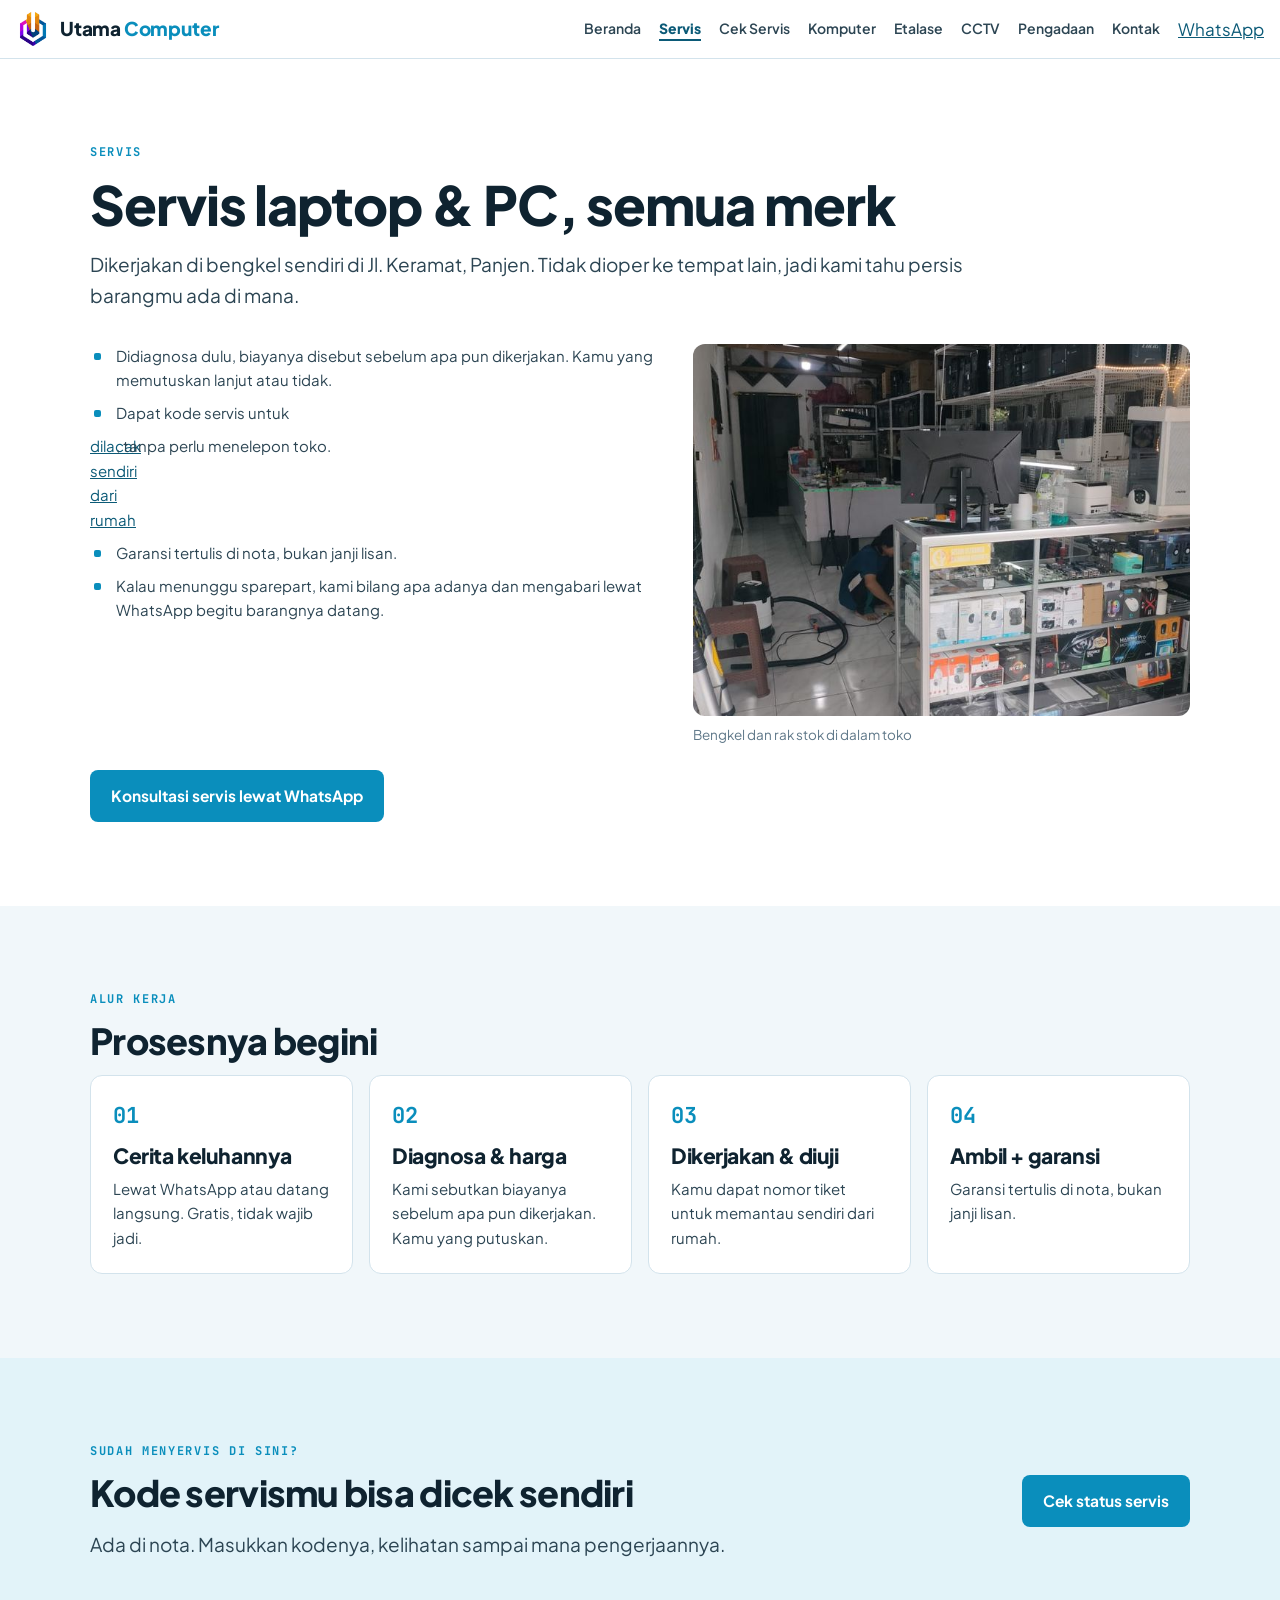
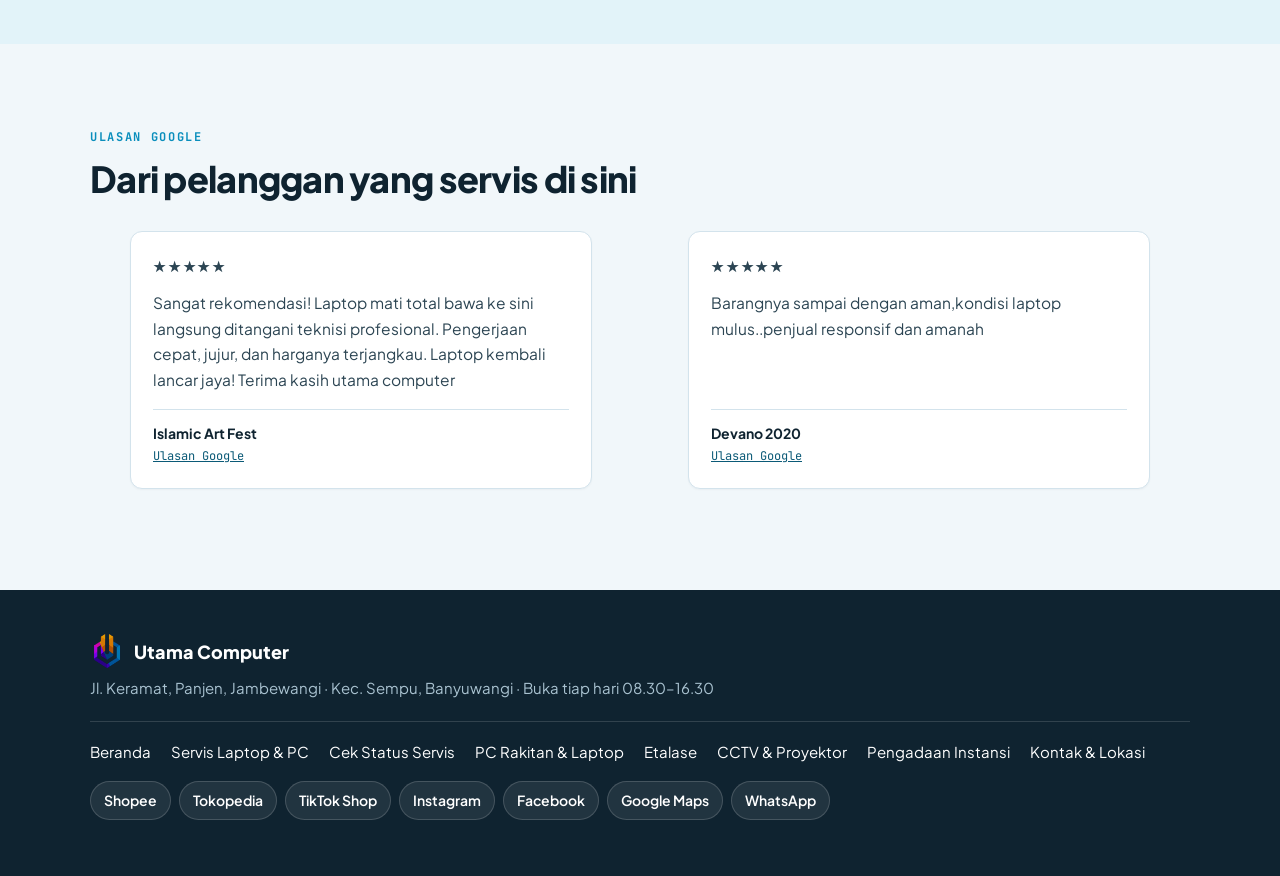
<file: servis/index.html>
<!DOCTYPE html>
<html lang="id">
<head>
<meta charset="utf-8">
<meta name="viewport" content="width=device-width, initial-scale=1">
<title>Servis Laptop &amp; PC Semua Merk — Utama Computer Sempu, Banyuwangi</title>
<meta name="description" content="Servis laptop dan komputer semua merk di Sempu, Banyuwangi. Didiagnosa dulu, biaya disebut sebelum dikerjakan, dapat kode servis untuk dilacak sendiri, garansi tertulis di nota.">
<link rel="canonical" href="https://utamacomputer.id/servis/">
<meta property="og:type" content="website">
<meta property="og:site_name" content="Utama Computer">
<meta property="og:locale" content="id_ID">
<meta property="og:url" content="https://utamacomputer.id/servis/">
<meta property="og:title" content="Servis Laptop &amp; PC Semua Merk — Utama Computer Sempu, Banyuwangi">
<meta property="og:description" content="Servis laptop dan komputer semua merk di Sempu, Banyuwangi. Didiagnosa dulu, biaya disebut sebelum dikerjakan, dapat kode servis untuk dilacak sendiri, garansi tertulis di nota.">
<meta property="og:image" content="https://utamacomputer.id/img/plang-toko.jpg">
<meta property="og:image:alt" content="Plang Utama Computer di tepi Jl. Keramat, Panjen, Sempu">
<meta name="twitter:card" content="summary_large_image">
<link rel="icon" href="../img/favicon-32.png" sizes="32x32">
<link rel="apple-touch-icon" href="../img/apple-touch-icon.png">
<link rel="preconnect" href="https://fonts.googleapis.com">
<link rel="preconnect" href="https://fonts.gstatic.com" crossorigin>
<link rel="stylesheet" href="https://fonts.googleapis.com/css2?family=Plus+Jakarta+Sans:wght@400;600;700;800&family=JetBrains+Mono:wght@400;700&display=swap">
<meta name="theme-color" content="#0a8ebc">
<link rel="stylesheet" href="../style.css">
<script src="../app.js" defer></script>
</head>
<body>

<!-- ==== AWAL BLOK BERSAMA: HEADER ====================================
     Blok ini SAMA PERSIS di kedelapan halaman. Tidak ada langkah build,
     jadi kalau menu berubah, ubah di KEDELAPAN berkas ini:
       index.html, servis/, cek/, komputer/, etalase/, cctv/,
       pengadaan/, kontak/
     Yang berbeda antar halaman hanya satu: tautan halaman yang sedang
     dibuka memakai class="aktif" dan aria-current="page".
     Menu lipat di HP memakai checkbox, bukan JavaScript, supaya tetap
     bisa dibuka kalau skripnya gagal dimuat.
     ================================================================== -->
<a class="lewati" href="#isi">Lewati ke isi</a>
<header class="topbar">
  <a class="brand" href="../">
    <img src="../img/logo-mark.png" alt="" width="256" height="256" class="brand-mark">
    <span class="brand-text">Utama <span>Computer</span></span>
  </a>
  <input class="menu-sakelar" type="checkbox" id="menu-sakelar">
  <label class="menu-tombol" for="menu-sakelar">Menu</label>
  <div class="menu-isi">
    <nav class="topnav" aria-label="Menu utama">
      <a href="../">Beranda</a>
      <a class="aktif" aria-current="page" href="../servis/">Servis</a>
      <a href="../cek/">Cek Servis</a>
      <a href="../komputer/">Komputer</a>
      <a href="../etalase/">Etalase</a>
      <a href="../cctv/">CCTV</a>
      <a href="../pengadaan/">Pengadaan</a>
      <a href="../kontak/">Kontak</a>
    </nav>
    <a class="nav-wa" href="https://wa.me/6285143111146?text=Halo%20Utama%20Computer.%20saya%20dari%20Sosmed%20mau%20tanya%20produknya.%20Mohon%20dibantu%20ya" target="_blank" rel="noopener">WhatsApp</a>
  </div>
</header>
<!-- ==== AKHIR BLOK BERSAMA: HEADER ================================== -->

<main id="isi">

  <section class="band">
    <span class="label">Servis</span>
    <h1>Servis laptop &amp; PC, semua merk</h1>
    <p class="lead">
      Dikerjakan di bengkel sendiri di Jl. Keramat, Panjen. Tidak dioper ke
      tempat lain, jadi kami tahu persis barangmu ada di mana.
    </p>
    <div class="dua-kolom">
      <ul class="poin poin-besar">
        <li>Didiagnosa dulu, biayanya disebut sebelum apa pun dikerjakan. Kamu yang memutuskan lanjut atau tidak.</li>
        <li>Dapat kode servis untuk <a href="../cek/">dilacak sendiri dari rumah</a>, tanpa perlu menelepon toko.</li>
        <li>Garansi tertulis di nota, bukan janji lisan.</li>
        <li>Kalau menunggu sparepart, kami bilang apa adanya dan mengabari lewat WhatsApp begitu barangnya datang.</li>
      </ul>
      <figure class="shot">
        <img class="photo" src="../img/bengkel.jpg" alt="Bagian dalam toko: meja kerja, rak CPU, dan etalase komponen" width="675" height="900" loading="lazy">
        <figcaption class="cap">Bengkel dan rak stok di dalam toko</figcaption>
      </figure>
    </div>
    <p class="cta-row">
      <a class="btn btn-primary" href="https://wa.me/6285143111146?text=Halo%20Utama%20Computer%2C%20saya%20mau%20SERVIS.%0APerangkat%3A%20%28Laptop%2FPC%29%0AMerk%3A%20%0AKeluhan%3A%20" target="_blank" rel="noopener">Konsultasi servis lewat WhatsApp</a>
    </p>
  </section>

  <section class="band band-panel">
   <div class="wrap">
    <span class="label">Alur kerja</span>
    <h2>Prosesnya begini</h2>
    <ol class="proses">
      <li>
        <span class="num">01</span>
        <h3>Cerita keluhannya</h3>
        <p>Lewat WhatsApp atau datang langsung. Gratis, tidak wajib jadi.</p>
      </li>
      <li>
        <span class="num">02</span>
        <h3>Diagnosa &amp; harga</h3>
        <p>Kami sebutkan biayanya sebelum apa pun dikerjakan. Kamu yang putuskan.</p>
      </li>
      <li>
        <span class="num">03</span>
        <h3>Dikerjakan &amp; diuji</h3>
        <p>Kamu dapat nomor tiket untuk memantau sendiri dari rumah.</p>
      </li>
      <li>
        <span class="num">04</span>
        <h3>Ambil + garansi</h3>
        <p>Garansi tertulis di nota, bukan janji lisan.</p>
      </li>
    </ol>
   </div>
  </section>

  <section class="band band-accent">
   <div class="wrap">
    <div class="ajakan">
     <div>
      <span class="label">Sudah menyervis di sini?</span>
      <h2>Kode servismu bisa dicek sendiri</h2>
      <p class="lead">Ada di nota. Masukkan kodenya, kelihatan sampai mana pengerjaannya.</p>
     </div>
     <p class="cta-row"><a class="btn btn-primary" href="../cek/">Cek status servis</a></p>
    </div>
   </div>
  </section>

  <section class="band">
    <span class="label">Ulasan Google</span>
    <h2>Dari pelanggan yang servis di sini</h2>
    <!-- KUTIPAN ASLI, disalin apa adanya dari ulasan Google toko ini. Jangan
         menambah kutipan yang tidak ada di halaman ulasan itu. -->
    <div class="grid grid-2">
      <figure class="card quote">
        <p class="stars" aria-label="5 dari 5 bintang">&#9733;&#9733;&#9733;&#9733;&#9733;</p>
        <blockquote>Sangat rekomendasi! Laptop mati total bawa ke sini langsung ditangani teknisi profesional. Pengerjaan cepat, jujur, dan harganya terjangkau. Laptop kembali lancar jaya! Terima kasih utama computer</blockquote>
        <figcaption>Islamic Art Fest <span><a href="https://maps.google.com/?cid=14573424651252202756" target="_blank" rel="noopener">Ulasan Google</a></span></figcaption>
      </figure>
      <figure class="card quote">
        <p class="stars" aria-label="5 dari 5 bintang">&#9733;&#9733;&#9733;&#9733;&#9733;</p>
        <blockquote>Barangnya sampai dengan aman,kondisi laptop mulus..penjual responsif dan amanah</blockquote>
        <figcaption>Devano 2020 <span><a href="https://maps.google.com/?cid=14573424651252202756" target="_blank" rel="noopener">Ulasan Google</a></span></figcaption>
      </figure>
    </div>
  </section>
</main>

<!-- ==== AWAL BLOK BERSAMA: FOOTER ====================================
     Sama persis di kedelapan halaman. Lihat catatan di blok header.
     ================================================================== -->
<footer class="footer">
 <div class="footer-isi">
  <p class="brand-foot">
    <img src="../img/logo-mark.png" alt="" width="256" height="256" loading="lazy" class="brand-mark">
    Utama Computer
  </p>
  <p class="footer-alamat">Jl. Keramat, Panjen, Jambewangi &middot; Kec. Sempu, Banyuwangi &middot; <span data-teks="jam_buka">Buka tiap hari 08.30&ndash;16.30</span></p>

  <nav class="footer-nav" aria-label="Semua halaman">
    <a href="../">Beranda</a>
    <a href="../servis/">Servis Laptop &amp; PC</a>
    <a href="../cek/">Cek Status Servis</a>
    <a href="../komputer/">PC Rakitan &amp; Laptop</a>
    <a href="../etalase/">Etalase</a>
    <a href="../cctv/">CCTV &amp; Proyektor</a>
    <a href="../pengadaan/">Pengadaan Instansi</a>
    <a href="../kontak/">Kontak &amp; Lokasi</a>
  </nav>

  <ul class="marketplace marketplace-foot">
    <li><a href="https://shopee.co.id/utcomputer" target="_blank" rel="noopener">Shopee</a></li>
    <li><a href="https://tk.tokopedia.com/ZSaB3tubw/" target="_blank" rel="noopener">Tokopedia</a></li>
    <li><a href="https://vt.tiktok.com/ZSaB3gMnH/?page=Mall" target="_blank" rel="noopener">TikTok Shop</a></li>
    <li><a href="https://www.instagram.com/utamacomputersempu/" target="_blank" rel="noopener">Instagram</a></li>
    <li><a href="https://www.facebook.com/people/Utama-Computer-Sempu/61568482865484/" target="_blank" rel="noopener">Facebook</a></li>
    <li><a href="https://maps.google.com/?cid=14573424651252202756" target="_blank" rel="noopener">Google Maps</a></li>
    <li><a href="https://wa.me/6285143111146?text=Halo%20Utama%20Computer.%20saya%20dari%20Sosmed%20mau%20tanya%20produknya.%20Mohon%20dibantu%20ya" target="_blank" rel="noopener">WhatsApp</a></li>
  </ul>
 </div>
</footer>
<!-- ==== AKHIR BLOK BERSAMA: FOOTER ================================== -->

</body>
</html>
</file>
<file: style.css>
:root {
  --putih: #ffffff;
  --kertas: #f1f7fa;
  --tint: #e2f3f9;
  --tinta: #0f2330;
  --teks: #2c4553;
  --redup: #5f7889;
  --garis: #d3e3ec;
  --garis-tebal: #b9d3e0;
  --biru: #0a8ebc;
  --biru-gelap: #0b5a77;
  --kuning: #f2b705;
  --head: "Plus Jakarta Sans", system-ui, sans-serif;
  --body: "Plus Jakarta Sans", system-ui, sans-serif;
  --mono: "JetBrains Mono", ui-monospace, monospace;
  --radius: 12px;
  --bayang: 0 1px 2px rgba(15, 35, 48, 0.05), 0 6px 18px rgba(15, 35, 48, 0.05);
  --bayang-halus: 0 1px 2px rgba(15, 35, 48, 0.04);
}

* { box-sizing: border-box; }

body {
  margin: 0;
  background: var(--putih);
  color: var(--teks);
  font-family: var(--body);
  font-size: 17px;
  line-height: 1.65;
  -webkit-text-size-adjust: 100%;
}

h1, h2, h3, h4 {
  font-family: var(--head);
  color: var(--tinta);
  font-weight: 800;
  line-height: 1.15;
  letter-spacing: -0.02em;
  margin: 0 0 16px;
}

h1 { font-size: clamp(32px, 6.4vw, 54px); }
h2 { font-size: clamp(25px, 4.6vw, 36px); }
h3 { font-size: clamp(18px, 3vw, 21px); }
h4 { font-size: 18px; }

p { margin: 0 0 16px; }

a { color: var(--biru-gelap); }

strong { color: var(--tinta); }

/* label kecil di atas judul bagian */

.label {
  display: block;
  font-family: var(--mono);
  font-size: 12px;
  font-weight: 700;
  letter-spacing: 0.14em;
  text-transform: uppercase;
  color: var(--biru);
  margin-bottom: 10px;
}

/* lewati ke isi */

.lewati {
  position: absolute;
  left: -9999px;
  top: 0;
  z-index: 40;
  padding: 10px 16px;
  background: var(--biru);
  color: var(--putih);
  font-weight: 700;
  text-decoration: none;
}

.lewati:focus { left: 0; }

/* topbar */

.topbar {
  position: sticky;
  top: 0;
  z-index: 20;
  display: flex;
  flex-wrap: wrap;
  gap: 10px 20px;
  align-items: center;
  justify-content: space-between;
  padding: 12px 16px;
  background: rgba(255, 255, 255, 0.97);
  border-bottom: 1px solid var(--garis);
}

/* menu lipat tanpa JavaScript: sakelarnya checkbox tersembunyi, yang
   diklik labelnya. Dipakai supaya menu tetap bisa dibuka kalau app.js
   gagal dimuat. */

.menu-sakelar {
  position: absolute;
  width: 1px;
  height: 1px;
  opacity: 0;
}

.menu-tombol {
  padding: 8px 14px;
  border: 1px solid var(--garis-tebal);
  border-radius: 8px;
  font-weight: 700;
  font-size: 14px;
  color: var(--tinta);
  cursor: pointer;
  user-select: none;
}

.menu-sakelar:focus-visible + .menu-tombol {
  outline: 2px solid var(--biru);
  outline-offset: 2px;
}

.menu-isi { display: none; width: 100%; }

.menu-sakelar:checked ~ .menu-isi {
  display: flex;
  flex-direction: column;
  gap: 10px;
  padding-top: 10px;
  border-top: 1px solid var(--garis);
}

.topnav a.aktif {
  color: var(--biru-gelap);
  font-weight: 800;
  text-decoration: underline;
  text-underline-offset: 5px;
  text-decoration-thickness: 2px;
}

.brand {
  display: flex;
  align-items: center;
  gap: 10px;
  font-family: var(--head);
  font-size: 19px;
  font-weight: 800;
  letter-spacing: -0.01em;
  text-decoration: none;
  color: var(--tinta);
}

.brand-mark { width: 34px; height: 34px; display: block; }

.brand-text span { color: var(--biru); }

.topnav {
  display: flex;
  flex-wrap: wrap;
  gap: 6px 18px;
  font-size: 14px;
  font-weight: 600;
}

.topnav a {
  color: var(--teks);
  text-decoration: none;
}

.topnav a:hover { color: var(--biru); }

.topnav .nav-wa {
  padding: 7px 14px;
  background: var(--biru);
  color: var(--putih);
  border-radius: 999px;
}

.topnav .nav-wa:hover { background: var(--biru-gelap); color: var(--putih); }

/* bands */

/* Bagian melebar penuh, isinya tetap terpusat di 1100px. Ini yang
   memungkinkan latar bergantian tanpa mengubah HTML tiap halaman. */
.hero, .band {
  padding: 56px max(16px, (100% - 1100px) / 2);
}

.band-panel > .wrap, .band-accent > .wrap { max-width: 1100px; margin: 0 auto; }

/* Irama latar: putih, abu sangat muda, putih. Bagian bertanda accent
   selalu menang karena itu penekanan yang disengaja. */
main > section { background: var(--putih); }
main > section:nth-of-type(even) { background: var(--kertas); }
main > section.band-accent { background: var(--tint); }

.band-garis { border-top: 1px solid var(--garis); }

/* jarak antar bagian lebih besar daripada jarak di dalam bagian */
.band > h2, .band > .wrap > h2, .band > h1 { margin-bottom: 14px; }
.band > .lead, .band > .wrap > .lead { margin-bottom: 32px; }

/* hero */

.hero { padding-top: 40px; }

.hero-teks h1 { margin-bottom: 18px; }

.hero-sub {
  font-size: clamp(17px, 2.4vw, 20px);
  max-width: 44ch;
}

.hero-foto {
  margin: 0;
  border-radius: var(--radius);
  overflow: hidden;
  box-shadow: var(--bayang);
}

.hero-foto img {
  display: block;
  width: 100%;
  height: auto;
  aspect-ratio: 4 / 3;
  object-fit: cover;
}

.lead { font-size: clamp(17px, 2.2vw, 19px); max-width: 64ch; }

.note {
  font-size: 14px;
  color: var(--redup);
  background: var(--kertas);
  border-left: 3px solid var(--garis-tebal);
  padding: 10px 14px;
  border-radius: 0 6px 6px 0;
}

.mono { font-family: var(--mono); font-size: 14px; }

.mono-list { font-size: 16px; color: var(--teks); max-width: 64ch; }

/* baris kepercayaan */

.trustline {
  display: flex;
  flex-wrap: wrap;
  gap: 8px 10px;
  margin: 26px 0 0;
  padding: 0;
  list-style: none;
  font-size: 13.5px;
  color: var(--teks);
}

.trustline li {
  padding: 6px 12px;
  background: var(--putih);
  border: 1px solid var(--garis);
  border-radius: 999px;
}

.trustline a { font-weight: 700; }

/* tombol */

.cta-row {
  display: flex;
  flex-wrap: wrap;
  gap: 10px;
  margin: 24px 0 0;
}

.btn {
  display: inline-flex;
  align-items: center;
  justify-content: center;
  padding: 12px 20px;
  font-family: var(--head);
  font-size: 15.5px;
  font-weight: 700;
  text-decoration: none;
  border: 1px solid transparent;
  border-radius: 8px;
  cursor: pointer;
}

.btn-primary { background: var(--biru); color: var(--putih); }

.btn-primary:hover { background: var(--biru-gelap); }

.btn-ghost {
  background: var(--putih);
  color: var(--biru-gelap);
  border-color: var(--garis-tebal);
}

.btn-ghost:hover { border-color: var(--biru); background: var(--tint); }

.btn-kecil { padding: 9px 14px; font-size: 14px; }

/* kartu umum */

.grid {
  display: grid;
  gap: 16px;
  grid-template-columns: 1fr;
}

.card {
  position: relative;
  background: var(--putih);
  border: 1px solid var(--garis);
  border-radius: var(--radius);
  padding: 22px;
  box-shadow: var(--bayang-halus);
}

.card p { margin: 0; color: var(--teks); }

.card-highlight { border-color: var(--biru); box-shadow: var(--bayang); }

/* ikon digambar inline sebagai SVG, bukan emoji dan bukan pustaka ikon */

.ikon {
  display: block;
  width: 26px;
  height: 26px;
  flex: none;
  stroke: var(--biru);
  stroke-width: 1.7;
  fill: none;
  stroke-linecap: round;
  stroke-linejoin: round;
}

.ikon-kotak {
  display: inline-flex;
  align-items: center;
  justify-content: center;
  width: 46px;
  height: 46px;
  border-radius: 12px;
  background: var(--tint);
}

/* daftar berikon */

.poin-ikon { list-style: none; margin: 0; padding: 0; display: grid; gap: 14px; }

.poin-ikon li {
  display: grid;
  grid-template-columns: 46px 1fr;
  gap: 14px;
  align-items: start;
  padding: 16px 18px;
  background: var(--putih);
  border: 1px solid var(--garis);
  border-radius: var(--radius);
  box-shadow: var(--bayang-halus);
}

.poin-ikon strong { display: block; color: var(--tinta); font-size: 17px; }

.poin-ikon span { color: var(--teks); font-size: 15.5px; }

/* badge faktual */

.badge-baris { display: flex; flex-wrap: wrap; gap: 8px; margin: 0 0 28px; padding: 0; list-style: none; }

.badge-fakta {
  display: inline-flex;
  align-items: center;
  gap: 7px;
  padding: 7px 13px;
  background: var(--tint);
  color: var(--biru-gelap);
  border-radius: 999px;
  font-size: 14px;
  font-weight: 700;
}

.badge-fakta .ikon { width: 16px; height: 16px; stroke-width: 2.2; }

/* kartu yang seluruhnya jadi tautan */

.kartu-tautan {
  display: flex;
  flex-direction: column;
  gap: 10px;
  text-decoration: none;
  color: inherit;
}

.kartu-tautan:hover { border-color: var(--biru); box-shadow: var(--bayang); }

.kartu-tautan h3 { margin: 0; }

.tautan-lanjut {
  margin-top: auto;
  padding-top: 4px;
  color: var(--biru-gelap);
  font-weight: 700;
  font-size: 15px;
}

.kartu-tautan:hover .tautan-lanjut { text-decoration: underline; }

/* blok ajakan: teks di kiri, tombol di kanan */

.ajakan { display: grid; gap: 16px; }

.ajakan .cta-row { margin: 0; }

.ajakan > div > :last-child { margin-bottom: 0; }

/* daftar poin ukuran isi halaman */

.poin-besar { font-size: 17px; gap: 12px; max-width: 70ch; }

.poin-besar li::before { margin-top: 10px; }

.dua-kolom { display: grid; gap: 24px; align-items: start; }

/* halaman cek servis: langsung ke formulirnya */

.band-cek { padding-top: 36px; }

.band-cek .note { margin-top: 28px; max-width: 64ch; }

.kontak-ringkas { display: grid; gap: 20px; align-items: start; }

.footer-nav {
  display: flex;
  flex-wrap: wrap;
  gap: 8px 20px;
  margin-top: 20px;
  padding-top: 18px;
  border-top: 1px solid rgba(255, 255, 255, 0.14);
  font-size: 15px;
}

.footer-nav a { text-decoration: none; }

.footer-nav a:hover { text-decoration: underline; }

.h3-sub { margin-top: 22px; }

/* kartu layanan */

.layanan-grid {
  display: grid;
  gap: 16px;
  grid-template-columns: 1fr;
}

.layanan {
  display: flex;
  flex-direction: column;
  gap: 12px;
  padding: 0;
  overflow: hidden;
}

.layanan > * { margin-left: 22px; margin-right: 22px; }

.layanan > .layanan-foto { margin: 0; }

.layanan > *:first-child { margin-top: 22px; }

.layanan > .layanan-foto:first-child { margin-top: 0; }

.layanan > *:last-child { margin-bottom: 22px; }

.layanan h3 { margin-top: 0; margin-bottom: 0; }

.layanan-foto {
  display: block;
  width: 100%;
  height: auto;
  aspect-ratio: 16 / 9;
  object-fit: cover;
  border-bottom: 1px solid var(--garis);
}

.layanan-utama { box-shadow: var(--bayang); }

.poin {
  list-style: none;
  margin: 0;
  padding: 0;
  display: grid;
  gap: 8px;
  font-size: 15px;
}

.poin li {
  display: grid;
  grid-template-columns: 18px 1fr;
  gap: 8px;
  align-items: start;
}

.poin li::before {
  content: "";
  width: 7px;
  height: 7px;
  margin-top: 9px;
  margin-left: 4px;
  background: var(--biru);
  border-radius: 2px;
}

.layanan .btn { align-self: start; margin-top: auto; }

.pita {
  align-self: start;
  padding: 5px 12px;
  background: var(--tint);
  color: var(--biru-gelap);
  border-radius: 999px;
  font-size: 13px;
  font-weight: 700;
}

/* cod */

.cod-steps {
  list-style: none;
  display: grid;
  gap: 12px;
  margin: 28px 0;
  padding: 0;
}

.cod-steps li {
  display: flex;
  gap: 12px;
  align-items: baseline;
  padding: 14px 16px;
  background: var(--putih);
  border: 1px solid var(--garis);
  border-radius: var(--radius);
  font-size: 15px;
}

.cod-steps .num {
  font-family: var(--mono);
  font-weight: 700;
  color: var(--biru);
}

/* alur kerja */

.proses {
  list-style: none;
  display: grid;
  gap: 16px;
  grid-template-columns: 1fr;
  margin: 0;
  padding: 0;
}

.proses li {
  background: var(--putih);
  border: 1px solid var(--garis);
  border-radius: var(--radius);
  padding: 22px;
}

.proses .num {
  display: block;
  font-family: var(--mono);
  font-size: 22px;
  font-weight: 700;
  color: var(--biru);
  margin-bottom: 10px;
}

.proses h3 { margin-bottom: 8px; }

.proses p { margin: 0; font-size: 15px; }

/* memuat */

.memuat {
  display: flex;
  align-items: center;
  gap: 10px;
  color: var(--redup);
}

.spinner {
  flex: none;
  width: 15px;
  height: 15px;
  border: 2px solid var(--garis-tebal);
  border-top-color: var(--biru);
  border-radius: 50%;
  animation: putar 0.7s linear infinite;
}

@keyframes putar { to { transform: rotate(360deg); } }

@media (prefers-reduced-motion: reduce) {
  .spinner { animation-duration: 2.4s; }
}

/* cek servis */

.servis-form {
  display: grid;
  gap: 16px;
  grid-template-columns: 1fr;
  align-items: start;
  margin-top: 26px;
  padding: 22px;
  background: var(--putih);
  border: 1px solid var(--garis);
  border-radius: var(--radius);
  box-shadow: var(--bayang);
}

.isian { display: flex; flex-direction: column; gap: 6px; }

.isian label { font-weight: 700; font-size: 15px; color: var(--tinta); }

.isian input, .isian select, .isian textarea {
  padding: 12px;
  background: var(--putih);
  border: 1px solid var(--garis-tebal);
  border-radius: 8px;
  color: var(--tinta);
  font-family: var(--mono);
  font-size: 16px;
}

.isian textarea { font-family: var(--body); min-height: 96px; resize: vertical; }

.isian select { font-family: var(--body); }

.isian input:focus-visible,
.isian select:focus-visible,
.isian textarea:focus-visible {
  outline: 2px solid var(--biru);
  outline-offset: 1px;
  border-color: var(--biru);
}

.isian input::placeholder { color: #93a9b7; }

.isian small { font-size: 12.5px; color: var(--redup); }

.servis-form button:disabled { opacity: 0.6; cursor: progress; }

.servis-wadah:not(:empty) { margin-top: 20px; }

.servis-gagal {
  background: var(--putih);
  border: 1px solid var(--garis-tebal);
  border-left: 4px solid var(--kuning);
  border-radius: 0 var(--radius) var(--radius) 0;
  padding: 16px 18px;
  max-width: 58ch;
}

.servis-gagal p { margin: 0; }

.servis-hasil {
  padding: 22px;
  background: var(--putih);
  border: 1px solid var(--garis);
  border-radius: var(--radius);
  box-shadow: var(--bayang);
}

.servis-kode {
  font-family: var(--mono);
  font-size: 17px;
  font-weight: 700;
  color: var(--biru-gelap);
  letter-spacing: 0.04em;
}

.servis-batal {
  background: var(--kertas);
  border-left: 4px solid var(--kuning);
  padding: 12px 14px;
  border-radius: 0 6px 6px 0;
  font-weight: 700;
  color: var(--tinta);
}

.servis-pesan { max-width: 58ch; }

.timeline {
  list-style: none;
  display: grid;
  gap: 8px;
  grid-template-columns: 1fr;
  margin: 0 0 20px;
  padding: 0;
}

.timeline li {
  display: flex;
  align-items: baseline;
  gap: 10px;
  padding: 11px 14px;
  background: var(--kertas);
  border: 1px solid var(--garis);
  border-radius: 8px;
  font-size: 14px;
  color: var(--redup);
}

.timeline .tl-num { font-family: var(--mono); font-weight: 700; color: var(--garis-tebal); }

.timeline li.lewat {
  background: var(--tint);
  border-color: var(--tint);
  color: var(--biru-gelap);
}

.timeline li.lewat .tl-num { color: var(--biru); }

.timeline li.aktif {
  background: var(--biru);
  border-color: var(--biru);
  color: var(--putih);
  font-weight: 700;
}

.timeline li.aktif .tl-num { color: var(--putih); }

.tl-tanda {
  margin-left: auto;
  font-family: var(--mono);
  font-size: 10.5px;
  letter-spacing: 0.08em;
  text-transform: uppercase;
}

.servis-detail { display: grid; gap: 0; margin: 0 0 20px; }

.detail-baris {
  display: grid;
  grid-template-columns: 120px 1fr;
  gap: 14px;
  padding: 12px 0;
  border-bottom: 1px solid var(--garis);
}

.detail-baris dt { color: var(--redup); font-size: 16px; }

.detail-baris dd { margin: 0; color: var(--tinta); font-size: 16px; font-weight: 600; }

/* etalase */

.etalase-memuat { color: var(--redup); }

.etalase-kelompok + .etalase-kelompok { margin-top: 36px; }

.kategori {
  font-size: 19px;
  font-weight: 700;
  color: var(--tinta);
  padding-bottom: 10px;
  margin-bottom: 16px;
  border-bottom: 2px solid var(--tint);
}

.produk {
  display: flex;
  flex-direction: column;
  gap: 10px;
  padding: 0;
  overflow: hidden;
}

.produk .photo { border: 0; border-radius: 0; border-bottom: 1px solid var(--garis); }

.produk h4, .produk p { margin: 0 22px; }

.produk h4 { margin-top: 6px; }

.produk p:last-child { margin-bottom: 22px; }

.produk .badge {
  align-self: start;
  margin: 0 0 0 22px;
  padding: 4px 10px;
  background: var(--tint);
  color: var(--biru-gelap);
  border-radius: 999px;
  font-family: var(--mono);
  font-size: 11px;
  font-weight: 700;
  letter-spacing: 0.04em;
  text-transform: uppercase;
}

.produk .spek { color: var(--redup); font-size: 15px; }

.produk .harga { color: var(--tinta); font-size: 19px; font-weight: 800; font-family: var(--head); }

.produk .catatan { color: var(--redup); font-size: 14px; }

.etalase-pesan {
  background: var(--putih);
  border: 1px solid var(--garis);
  border-radius: var(--radius);
  padding: 22px;
  max-width: 60ch;
}

.etalase-pesan-teks { color: var(--teks); font-size: 17px; max-width: 54ch; }

.etalase-lapak-judul {
  margin: 26px 0 10px;
  padding-top: 20px;
  border-top: 1px solid var(--garis);
  font-size: 15px;
  color: var(--redup);
}

/* foto */

.photos {
  display: grid;
  gap: 16px;
  grid-template-columns: 1fr;
  margin-top: 28px;
}

.shot { margin: 0; }

.photo {
  display: block;
  width: 100%;
  height: auto;
  aspect-ratio: 4 / 3;
  object-fit: cover;
  border-radius: var(--radius);
  background: var(--kertas);
}

.cap { font-size: 13.5px; color: var(--redup); margin-top: 8px; }

/* testimoni */

.quote { display: flex; flex-direction: column; }

.stars { color: var(--kuning); letter-spacing: 0.12em; font-size: 15px; margin: 0 0 12px !important; }

.quote blockquote { margin: 0 0 16px; color: var(--teks); font-size: 15.5px; }

.quote figcaption {
  margin-top: auto;
  font-weight: 700;
  font-size: 14px;
  color: var(--tinta);
  padding-top: 12px;
  border-top: 1px solid var(--garis);
}

.quote figcaption span {
  display: block;
  font-family: var(--mono);
  font-weight: 400;
  font-size: 12px;
  color: var(--redup);
  margin-top: 2px;
}

/* kontak */

.kontak-grid { display: grid; gap: 16px; grid-template-columns: 1fr; }

.data-list { display: grid; gap: 0; margin: 0; }

.data-list > div {
  display: grid;
  grid-template-columns: 116px 1fr;
  gap: 14px;
  padding: 13px 0;
  border-bottom: 1px solid var(--garis);
}

.data-list dt { color: var(--redup); font-size: 16px; }

.data-list dd { margin: 0; color: var(--tinta); font-size: 16px; font-weight: 600; }

.peta {
  display: block;
  width: 100%;
  height: 300px;
  margin-top: 20px;
  border: 1px solid var(--garis);
  border-radius: var(--radius);
}

/* kanal penjualan */

.kanal { margin-top: 32px; }

.kanal-list {
  list-style: none;
  margin: 0;
  padding: 0;
  display: grid;
  gap: 12px;
  grid-template-columns: 1fr;
}

.kanal-list a {
  display: flex;
  flex-direction: column;
  gap: 2px;
  padding: 16px 18px;
  background: var(--putih);
  border: 1px solid var(--garis-tebal);
  border-radius: var(--radius);
  text-decoration: none;
  color: var(--tinta);
}

.kanal-list a:hover { border-color: var(--biru); background: var(--tint); }

.kanal-list strong { font-size: 17px; font-weight: 700; }

.kanal-list span { font-size: 14px; color: var(--redup); }

.marketplace {
  list-style: none;
  margin: 0;
  padding: 0;
  display: flex;
  flex-wrap: wrap;
  gap: 8px;
}

.marketplace a {
  display: inline-block;
  padding: 7px 13px;
  background: var(--kertas);
  border: 1px solid var(--garis);
  border-radius: 999px;
  font-size: 14px;
  font-weight: 600;
  text-decoration: none;
  color: var(--tinta);
}

.marketplace a:hover { border-color: var(--biru); color: var(--biru-gelap); }

.kontak-catatan { font-size: 14px; color: var(--redup); }

.wa-form { display: grid; gap: 14px; margin-bottom: 8px; }

.wa-form button { justify-self: start; }

.wa-galat {
  margin: 0;
  font-size: 14px;
  font-weight: 600;
  color: #9a3412;
}

/* mozaik foto */

.mozaik {
  display: grid;
  gap: 16px;
  grid-template-columns: 1fr;
  margin-top: 28px;
}

.mozaik .besar .photo { aspect-ratio: 16 / 10; }

/* footer */

.footer {
  background: var(--tinta);
  color: #a9c2d0;
  padding: 36px 16px 44px;
}

.footer-isi { max-width: 1100px; margin: 0 auto; }

.footer a { color: var(--putih); }

.brand-foot {
  display: flex;
  align-items: center;
  gap: 10px;
  font-family: var(--head);
  font-size: 18px;
  font-weight: 800;
  color: var(--putih);
  margin-bottom: 8px;
}

.footer-alamat { color: #a9c2d0; font-size: 15px; }

.marketplace-foot { margin-top: 16px; }

.marketplace-foot a {
  background: rgba(255, 255, 255, 0.08);
  border-color: rgba(255, 255, 255, 0.16);
  color: var(--putih);
}

.marketplace-foot a:hover { background: rgba(255, 255, 255, 0.16); color: var(--putih); }

@media (min-width: 720px) {
  .ajakan { grid-template-columns: 1fr auto; align-items: center; gap: 28px; }
  .dua-kolom { grid-template-columns: 1.15fr 1fr; gap: 32px; }
  .kontak-ringkas { grid-template-columns: 1fr auto; gap: 28px; }
  .hero, .band { padding: 84px max(24px, (100% - 1100px) / 2); }
  .footer { padding: 44px 24px 56px; }
  .grid { grid-template-columns: repeat(2, 1fr); }
  .photos { grid-template-columns: repeat(2, 1fr); }
  .layanan-grid { grid-template-columns: repeat(2, 1fr); }
  .layanan-grid .sedang { grid-column: 1 / -1; }
  .proses { grid-template-columns: repeat(2, 1fr); }
  .cod-steps { grid-template-columns: repeat(2, 1fr); }
  .servis-form { grid-template-columns: 1fr 1fr auto; gap: 20px; align-items: end; }
  .servis-form button { height: 48px; }
  .timeline { grid-template-columns: repeat(4, 1fr); }
  .tl-tanda { display: none; }
  .kontak-grid { grid-template-columns: 1fr 1.15fr; gap: 24px; }
  .grid-2 { grid-template-columns: repeat(2, 1fr); }
  .mozaik { grid-template-columns: repeat(2, 1fr); }
  .mozaik .besar { grid-column: 1 / -1; }
  .kanal-list { grid-template-columns: repeat(3, 1fr); }
}

@media (min-width: 1000px) {
  .menu-tombol { display: none; }
  .menu-isi {
    display: flex;
    flex-direction: row;
    align-items: center;
    gap: 18px;
    width: auto;
  }
  .hero {
    display: grid;
    grid-template-columns: 1.05fr 0.95fr;
    gap: 48px;
    align-items: center;
  }
  .grid { grid-template-columns: repeat(3, 1fr); }
  .grid-2 { grid-template-columns: repeat(2, 1fr); }
  /* bobot sengaja tidak seragam: dua layanan utama lebih lebar dan berfoto */
  .layanan-grid { grid-template-columns: repeat(6, 1fr); align-items: start; }
  .layanan-grid .besar { grid-column: span 3; }
  .layanan-grid .sedang { grid-column: span 6; }
  .layanan-grid .layanan:not(.besar):not(.sedang) { grid-column: span 2; }
  .proses { grid-template-columns: repeat(4, 1fr); }
  .cod-steps { grid-template-columns: repeat(4, 1fr); }
}
</file>
